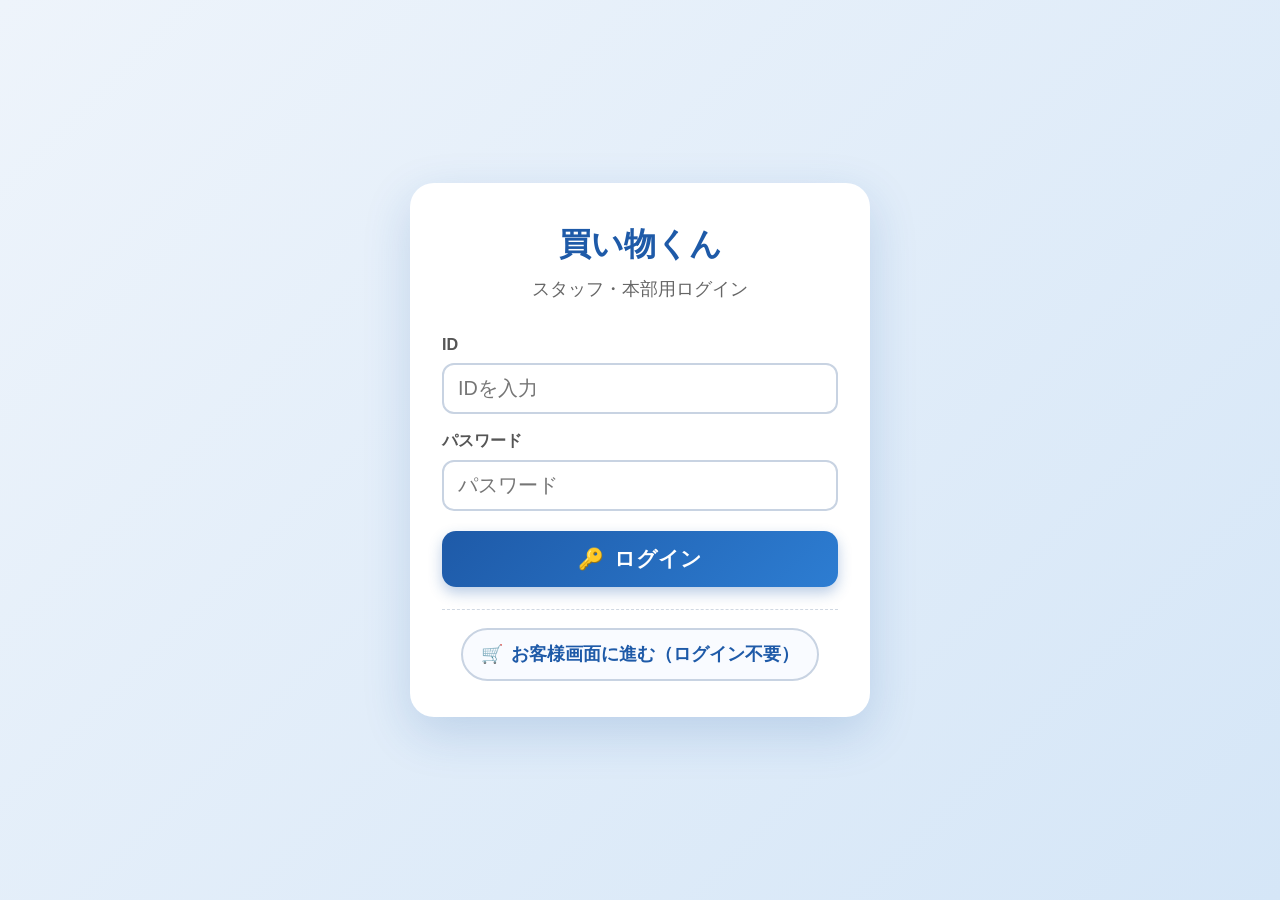
<file: index.html>
<!DOCTYPE html>
<html lang="ja">
<head>
    <meta charset="UTF-8">
    <meta name="viewport" content="width=device-width, initial-scale=1.0">
    <title>買い物くん</title>
    <link rel="stylesheet" href="style.css">
</head>
<body class="menu-body">
    <!-- ウェルカム画面（セッション中、初回のみ表示） -->
    <div class="welcome-screen" id="welcomeScreen">
        <div class="welcome-bg">
            <span class="welcome-bg-shape welcome-bg-shape-1"></span>
            <span class="welcome-bg-shape welcome-bg-shape-2"></span>
            <span class="welcome-bg-shape welcome-bg-shape-3"></span>
        </div>
        <div class="welcome-content">
            <div class="welcome-logo">買い物くん</div>
            <div class="welcome-greeting">
                <span class="welcome-greeting-text">いらっしゃいませ</span>
            </div>
            <div class="welcome-sub">ようこそ、買い物くんへ</div>

            <div class="welcome-illustration">
                <span class="welcome-emoji welcome-emoji-1">🥕</span>
                <span class="welcome-emoji welcome-emoji-2">🍎</span>
                <span class="welcome-emoji welcome-emoji-3">🥬</span>
                <span class="welcome-emoji welcome-emoji-4">🍞</span>
                <span class="welcome-emoji welcome-emoji-5">🐟</span>
            </div>

            <button class="welcome-start-btn" id="welcomeStartBtn">
                <span class="welcome-start-icon">👆</span>
                <span>画面にふれて お買い物を はじめる</span>
            </button>
        </div>
    </div>

    <!-- ヘッダー -->
    <header class="header">
        <div class="header-inner">
            <h1 class="logo">買い物くん</h1>
            <p class="tagline">お買い物の方法を選んでください</p>
        </div>
    </header>

    <!-- メニュー -->
    <main class="menu-main">
        <h2 class="menu-title">お買い物 メニュー</h2>
        <p class="menu-lead">お好きな方法でお買い物ができます</p>

        <div class="menu-grid">
            <a href="single.html" class="menu-card menu-card-single">
                <div class="menu-card-icon">🛒</div>
                <div class="menu-card-title">1つずつ 選ぶ</div>
                <div class="menu-card-desc">
                    動画で商品を見ながら<br>
                    好きなものを 1つずつ選べます
                </div>
                <div class="menu-card-arrow">▶</div>
            </a>

            <a href="sets.html" class="menu-card menu-card-set">
                <div class="menu-card-icon">🍛</div>
                <div class="menu-card-title">お料理の セットから選ぶ</div>
                <div class="menu-card-desc">
                    カレー・ハンバーグなど<br>
                    お料理ごとに まとめて材料が揃います
                </div>
                <div class="menu-card-arrow">▶</div>
            </a>
        </div>
    </main>

    <!-- カートFAB -->
    <button class="cart-fab" id="cartFab">
        <span class="cart-icon">🛒</span>
        <span class="cart-label">買い物かご</span>
        <span class="cart-count" id="cartCount">0</span>
    </button>

    <!-- 買い物かごモーダル -->
    <div class="modal" id="cartModal">
        <div class="modal-content cart-modal-content">
            <button class="modal-close" id="cartModalClose">×</button>
            <h3 class="modal-title">買い物かごの中身</h3>
            <div class="cart-items" id="cartItems"></div>
            <div class="cart-total">
                <span>合計</span>
                <span class="total-price" id="totalPrice">0円</span>
            </div>
            <button class="order-btn" id="orderBtn">この内容で注文する</button>
        </div>
    </div>

    <!-- 最終注文確認モーダル -->
    <div class="modal" id="orderConfirmModal">
        <div class="modal-content order-confirm-content">
            <button class="modal-close" id="orderConfirmClose">×</button>
            <div class="order-confirm-icon">📝</div>
            <h3 class="order-confirm-title">ご注文内容の最終確認</h3>
            <p class="order-confirm-lead">以下の内容でご注文を確定します。<br>よろしいですか？</p>
            <div class="order-confirm-list" id="orderConfirmList"></div>
            <div class="order-confirm-total">
                <span>お支払い合計</span>
                <span class="order-confirm-total-price" id="orderConfirmTotal">0円</span>
            </div>
            <div class="order-confirm-note">
                <span class="order-confirm-note-icon">ℹ</span>
                <span>ご注文後、スタッフが商品をお届けします。</span>
            </div>
            <div class="order-confirm-actions">
                <button class="order-confirm-btn order-confirm-btn-back" id="orderConfirmBack">
                    <span class="panel-btn-icon">←</span>
                    <span>買い物かごに戻る</span>
                </button>
                <button class="order-confirm-btn order-confirm-btn-ok" id="orderConfirmOk">
                    <span class="panel-btn-icon">✓</span>
                    <span>この内容で注文する</span>
                </button>
            </div>
        </div>
    </div>

    <!-- 注文完了モーダル -->
    <div class="modal" id="completeModal">
        <div class="modal-content complete-content">
            <div class="complete-icon">✓</div>
            <h3 class="complete-title">ご注文ありがとうございます</h3>
            <p class="complete-text">
                スタッフが商品をお届けします。<br>
                しばらくお待ちください。
            </p>
            <div class="complete-summary" id="completeSummary"></div>
            <button class="complete-btn" id="completeBtn">とじる</button>
        </div>
    </div>

    <!-- フッター -->
    <footer class="footer">
        <p>お問い合わせ：買い物くん本部</p>
        <p>TEL: 090-5068-4091</p>
        <p class="footer-small">発案者：金子 幸一</p>
    </footer>

    <script src="data.js"></script>
    <script src="auth.js"></script>
    <script src="cart.js"></script>
    <script>
        // お客様画面はメートくんのログインが前提（未ログインはログイン画面へ）
        if (!requireAuth("meito")) { /* リダイレクト中 */ }
        else {
            // ウェルカム画面（同セッション中は初回のみ表示）
            document.addEventListener("DOMContentLoaded", () => {
                injectStaffButton();   // お客様向けバッジは出さず、隅にスタッフボタンのみ
                const welcome = document.getElementById("welcomeScreen");
                const startBtn = document.getElementById("welcomeStartBtn");

                if (sessionStorage.getItem("buyimono_welcomed") === "yes") {
                    welcome.classList.add("hide");
                } else {
                    const dismiss = (e) => {
                        e && e.stopPropagation && e.stopPropagation();
                        sessionStorage.setItem("buyimono_welcomed", "yes");
                        welcome.classList.add("hide");
                    };
                    welcome.addEventListener("click", dismiss);
                    startBtn.addEventListener("click", dismiss);
                }
            });
        }
    </script>
</body>
</html>
</file>
<file: style.css>
/* ========================================
   買い物くん - タブレット向けTV通販風UI
   ======================================== */

* {
    margin: 0;
    padding: 0;
    box-sizing: border-box;
    -webkit-tap-highlight-color: transparent;
}

html {
    font-size: 18px;
}

body {
    font-family: "Hiragino Sans", "Hiragino Kaku Gothic ProN", "Meiryo", "Yu Gothic", sans-serif;
    background: #0a1929;
    color: #222;
    line-height: 1.6;
    overflow-x: hidden;
    min-height: 100vh;
}

/* ========================================
   ウェルカム画面
   ======================================== */
.welcome-screen {
    position: fixed;
    inset: 0;
    z-index: 2000;
    background: linear-gradient(135deg, #1e5aa8 0%, #2d7dd2 50%, #4fa3e0 100%);
    display: flex;
    align-items: center;
    justify-content: center;
    cursor: pointer;
    overflow: hidden;
    transition: opacity 0.6s ease, visibility 0.6s ease;
}

.welcome-screen.hide {
    opacity: 0;
    visibility: hidden;
    pointer-events: none;
}

/* 背景装飾 */
.welcome-bg {
    position: absolute;
    inset: 0;
    overflow: hidden;
    pointer-events: none;
}

.welcome-bg-shape {
    position: absolute;
    border-radius: 50%;
    background: rgba(255,255,255,0.08);
    animation: bgFloat 14s ease-in-out infinite;
}

.welcome-bg-shape-1 {
    width: 400px;
    height: 400px;
    top: -100px;
    left: -80px;
    animation-delay: 0s;
}

.welcome-bg-shape-2 {
    width: 300px;
    height: 300px;
    bottom: -80px;
    right: -60px;
    animation-delay: -5s;
}

.welcome-bg-shape-3 {
    width: 200px;
    height: 200px;
    top: 30%;
    right: 15%;
    animation-delay: -9s;
}

@keyframes bgFloat {
    0%, 100% { transform: translate(0, 0) scale(1); }
    33% { transform: translate(30px, -20px) scale(1.05); }
    66% { transform: translate(-20px, 30px) scale(0.98); }
}

/* 中央コンテンツ */
.welcome-content {
    position: relative;
    z-index: 1;
    text-align: center;
    color: #fff;
    padding: 40px 24px;
    max-width: 800px;
    width: 100%;
    animation: welcomeFadeIn 0.8s ease-out;
}

@keyframes welcomeFadeIn {
    from {
        opacity: 0;
        transform: translateY(20px);
    }
    to {
        opacity: 1;
        transform: translateY(0);
    }
}

.welcome-logo {
    font-size: 2.4rem;
    font-weight: bold;
    opacity: 0.85;
    letter-spacing: 0.08em;
    margin-bottom: 30px;
    text-shadow: 0 4px 14px rgba(0,0,0,0.25);
}

.welcome-greeting {
    margin-bottom: 14px;
    position: relative;
    display: inline-block;
    padding: 0 30px;
}

.welcome-greeting::before,
.welcome-greeting::after {
    content: "";
    position: absolute;
    top: 50%;
    width: 50px;
    height: 4px;
    background: #ffd54f;
    border-radius: 2px;
}

.welcome-greeting::before {
    left: -40px;
}

.welcome-greeting::after {
    right: -40px;
}

.welcome-greeting-text {
    font-size: 5.5rem;
    font-weight: bold;
    color: #ffd54f;
    text-shadow: 0 6px 20px rgba(0,0,0,0.4);
    letter-spacing: 0.05em;
    display: inline-block;
    animation: greetingPulse 2.5s ease-in-out infinite;
}

@keyframes greetingPulse {
    0%, 100% { transform: scale(1); }
    50% { transform: scale(1.03); }
}

.welcome-sub {
    font-size: 1.6rem;
    margin-bottom: 40px;
    opacity: 0.95;
    text-shadow: 0 2px 8px rgba(0,0,0,0.3);
}

/* イラスト */
.welcome-illustration {
    display: flex;
    justify-content: center;
    align-items: center;
    gap: 24px;
    margin-bottom: 50px;
    flex-wrap: wrap;
}

.welcome-emoji {
    font-size: 4.5rem;
    filter: drop-shadow(0 6px 16px rgba(0,0,0,0.3));
    animation: emojiFloat 3s ease-in-out infinite;
}

.welcome-emoji-1 { animation-delay: 0s; }
.welcome-emoji-2 { animation-delay: 0.3s; }
.welcome-emoji-3 { animation-delay: 0.6s; }
.welcome-emoji-4 { animation-delay: 0.9s; }
.welcome-emoji-5 { animation-delay: 1.2s; }

@keyframes emojiFloat {
    0%, 100% { transform: translateY(0) rotate(-3deg); }
    50% { transform: translateY(-20px) rotate(3deg); }
}

/* スタートボタン */
.welcome-start-btn {
    background: linear-gradient(135deg, #ffd54f 0%, #ffca28 100%);
    color: #3a2800;
    border: none;
    border-radius: 60px;
    padding: 22px 40px;
    font-size: 1.5rem;
    font-weight: bold;
    cursor: pointer;
    font-family: inherit;
    display: inline-flex;
    align-items: center;
    gap: 14px;
    box-shadow: 0 10px 30px rgba(0,0,0,0.3);
    animation: startBtnPulse 1.8s ease-in-out infinite;
}

.welcome-start-btn:active {
    transform: scale(0.96);
}

@keyframes startBtnPulse {
    0%, 100% {
        box-shadow: 0 10px 30px rgba(0,0,0,0.3), 0 0 0 0 rgba(255,213,79,0.6);
    }
    50% {
        box-shadow: 0 10px 30px rgba(0,0,0,0.3), 0 0 0 20px rgba(255,213,79,0);
    }
}

.welcome-start-icon {
    font-size: 1.8rem;
    animation: pointerBounce 1.2s ease-in-out infinite;
}

/* レスポンシブ */
@media (max-width: 600px) {
    .welcome-logo {
        font-size: 1.8rem;
        margin-bottom: 20px;
    }
    .welcome-greeting-text {
        font-size: 3.2rem;
    }
    .welcome-greeting::before,
    .welcome-greeting::after {
        width: 30px;
    }
    .welcome-sub {
        font-size: 1.15rem;
        margin-bottom: 28px;
    }
    .welcome-emoji {
        font-size: 3rem;
    }
    .welcome-illustration {
        gap: 14px;
        margin-bottom: 32px;
    }
    .welcome-start-btn {
        font-size: 1.15rem;
        padding: 18px 26px;
    }
}

/* ========================================
   ヘッダー
   ======================================== */
.header {
    background: linear-gradient(135deg, #1e5aa8 0%, #2d7dd2 100%);
    color: #fff;
    padding: 16px;
    box-shadow: 0 2px 8px rgba(0,0,0,0.3);
}

.header-inner {
    max-width: 1400px;
    margin: 0 auto;
    text-align: center;
}

/* 戻るボタン付きヘッダー */
.header-with-back {
    display: flex;
    align-items: center;
    justify-content: space-between;
    gap: 16px;
}

.header-back {
    color: #fff;
    text-decoration: none;
    background: rgba(255,255,255,0.18);
    padding: 10px 18px;
    border-radius: 50px;
    font-size: 1.05rem;
    font-weight: bold;
    white-space: nowrap;
    border: 2px solid rgba(255,255,255,0.35);
    transition: all 0.15s;
    flex-shrink: 0;
}

.header-back:active {
    background: rgba(255,255,255,0.3);
    transform: scale(0.96);
}

.header-back-spacer {
    width: 128px;
    flex-shrink: 0;
}

@media (max-width: 600px) {
    .header-back {
        font-size: 0.9rem;
        padding: 8px 12px;
    }
    .header-back-spacer {
        width: 70px;
    }
}

.logo {
    font-size: 2.2rem;
    font-weight: bold;
    letter-spacing: 0.05em;
}

.tagline {
    font-size: 1.15rem;
    margin-top: 2px;
    opacity: 0.95;
}

/* ========================================
   ショーケース（メインエリア）
   ======================================== */
.showcase {
    max-width: 1400px;
    margin: 0 auto;
    padding: 24px 16px 40px;
}

.showcase-inner {
    display: flex;
    flex-direction: column;
    gap: 20px;
}

/* 操作ガイド */
.guide-banner {
    background: linear-gradient(90deg, #ffc107 0%, #ffb300 100%);
    color: #222;
    padding: 14px 20px;
    border-radius: 50px;
    font-size: 1.3rem;
    font-weight: bold;
    text-align: center;
    box-shadow: 0 4px 12px rgba(255,193,7,0.35);
    display: flex;
    align-items: center;
    justify-content: center;
    gap: 12px;
    animation: guidePulse 2.5s ease-in-out infinite;
}

@keyframes guidePulse {
    0%, 100% { transform: scale(1); }
    50% { transform: scale(1.02); }
}

.guide-icon {
    font-size: 1.8rem;
    animation: pointerBounce 1.2s ease-in-out infinite;
}

@keyframes pointerBounce {
    0%, 100% { transform: translateY(0); }
    50% { transform: translateY(-6px); }
}

/* ========================================
   動画ステージ
   ======================================== */
.video-stage {
    position: relative;
    width: 100%;
    aspect-ratio: 16/9;
    background: #000;
    border-radius: 20px;
    overflow: hidden;
    box-shadow: 0 12px 40px rgba(0,0,0,0.5);
    cursor: pointer;
    user-select: none;
}

.video-stage.tapped {
    cursor: default;
}

.video-placeholder {
    position: absolute;
    inset: 0;
    background: linear-gradient(135deg, #1e5aa8 0%, #2d7dd2 50%, #4fa3e0 100%);
    display: flex;
    flex-direction: column;
    align-items: center;
    justify-content: center;
    color: #fff;
    z-index: 1;
    transition: opacity 0.5s;
}

.video-placeholder.hidden {
    opacity: 0;
    pointer-events: none;
}

.placeholder-emoji {
    font-size: 10rem;
    animation: floatEmoji 3s ease-in-out infinite;
    filter: drop-shadow(0 10px 20px rgba(0,0,0,0.3));
}

@keyframes floatEmoji {
    0%, 100% { transform: translateY(0) rotate(-2deg); }
    50% { transform: translateY(-15px) rotate(2deg); }
}

.placeholder-name {
    font-size: 2.5rem;
    font-weight: bold;
    margin-top: 20px;
    text-shadow: 0 4px 12px rgba(0,0,0,0.3);
}

.stage-video {
    position: absolute;
    inset: 0;
    width: 100%;
    height: 100%;
    object-fit: cover;
    z-index: 2;
}

.stage-video:not([src]), .stage-video[src=""] {
    display: none;
}

/* 商品情報オーバーレイ */
.product-overlay {
    position: absolute;
    bottom: 0;
    left: 0;
    right: 0;
    background: linear-gradient(180deg, transparent 0%, rgba(0,0,0,0.85) 100%);
    padding: 40px 24px 24px;
    color: #fff;
    z-index: 3;
    pointer-events: none;
}

.product-overlay-name {
    font-size: 2.2rem;
    font-weight: bold;
    text-shadow: 0 2px 8px rgba(0,0,0,0.6);
    margin-bottom: 6px;
}

.product-overlay-price {
    font-size: 1.8rem;
    font-weight: bold;
    color: #ffd54f;
    text-shadow: 0 2px 8px rgba(0,0,0,0.6);
}

/* タップ促進ヒント */
.tap-hint {
    position: absolute;
    top: 50%;
    right: 6%;
    transform: translateY(-50%);
    color: #fff;
    z-index: 3;
    text-align: center;
    pointer-events: none;
    animation: hintFade 3s ease-in-out infinite;
}

.video-stage.tapped .tap-hint {
    display: none;
}

@keyframes hintFade {
    0%, 100% { opacity: 0.5; }
    50% { opacity: 1; }
}

.tap-circle {
    width: 100px;
    height: 100px;
    border: 5px solid #fff;
    border-radius: 50%;
    margin: 0 auto 12px;
    position: relative;
    box-shadow: 0 0 30px rgba(255,255,255,0.6);
}

.tap-circle::before, .tap-circle::after {
    content: "";
    position: absolute;
    inset: -5px;
    border: 5px solid rgba(255,255,255,0.7);
    border-radius: 50%;
    animation: ripple 2s ease-out infinite;
}

.tap-circle::after {
    animation-delay: 1s;
}

@keyframes ripple {
    0% { transform: scale(1); opacity: 1; }
    100% { transform: scale(1.8); opacity: 0; }
}

.tap-text {
    font-size: 1.3rem;
    font-weight: bold;
    text-shadow: 0 2px 8px rgba(0,0,0,0.8);
    background: rgba(217,72,15,0.9);
    padding: 8px 16px;
    border-radius: 50px;
    display: inline-block;
}

/* ========================================
   購入パネル（タップ後）
   ======================================== */
.purchase-panel {
    position: absolute;
    inset: 0;
    background: rgba(0,0,0,0.85);
    backdrop-filter: blur(8px);
    -webkit-backdrop-filter: blur(8px);
    z-index: 10;
    display: none;
    flex-direction: column;
    justify-content: center;
    padding: 24px;
    color: #fff;
}

.purchase-panel.show {
    display: flex;
    animation: panelSlideUp 0.35s cubic-bezier(0.16, 1, 0.3, 1);
}

@keyframes panelSlideUp {
    from {
        opacity: 0;
        transform: translateY(30px);
    }
    to {
        opacity: 1;
        transform: translateY(0);
    }
}

.panel-close {
    position: absolute;
    top: 16px;
    right: 16px;
    width: 48px;
    height: 48px;
    border-radius: 50%;
    border: none;
    background: rgba(255,255,255,0.2);
    color: #fff;
    font-size: 1.8rem;
    cursor: pointer;
    display: flex;
    align-items: center;
    justify-content: center;
}

.panel-close:hover {
    background: rgba(255,255,255,0.3);
}

.panel-product {
    display: flex;
    align-items: center;
    gap: 20px;
    margin-bottom: 24px;
}

.panel-emoji {
    font-size: 6rem;
    flex-shrink: 0;
    filter: drop-shadow(0 6px 16px rgba(0,0,0,0.5));
}

.panel-info {
    flex: 1;
    min-width: 0;
}

.panel-name {
    font-size: 2rem;
    font-weight: bold;
    margin-bottom: 6px;
}

.panel-desc {
    font-size: 1.05rem;
    opacity: 0.9;
    margin-bottom: 10px;
    line-height: 1.5;
}

.panel-price {
    font-size: 2.2rem;
    font-weight: bold;
    color: #ffd54f;
}

/* 数量選択（ラジオボタン式） */
.panel-qty-section {
    margin-bottom: 24px;
    text-align: center;
}

.panel-qty-label {
    font-size: 1.4rem;
    font-weight: bold;
    margin-bottom: 14px;
}

.panel-qty-options {
    display: flex;
    flex-wrap: wrap;
    gap: 10px;
    justify-content: center;
    max-width: 720px;
    margin: 0 auto;
}

.qty-option {
    width: 68px;
    height: 68px;
    border-radius: 50%;
    border: 3px solid #fff;
    background: rgba(255,255,255,0.15);
    color: #fff;
    font-size: 1.6rem;
    font-weight: bold;
    cursor: pointer;
    font-family: inherit;
    display: flex;
    align-items: center;
    justify-content: center;
    transition: all 0.15s;
    flex-shrink: 0;
}

.qty-option:active {
    transform: scale(0.92);
}

.qty-option.selected {
    background: #ffd54f;
    color: #222;
    border-color: #ffd54f;
    box-shadow: 0 6px 16px rgba(255,213,79,0.5);
    transform: scale(1.08);
}

.qty-option.qty-more {
    width: auto;
    padding: 0 22px;
    border-radius: 50px;
    background: #d9480f;
    border-color: #d9480f;
    color: #fff;
    font-size: 1.15rem;
    white-space: nowrap;
    box-shadow: 0 4px 12px rgba(217,72,15,0.45);
}

.qty-option.qty-more:active {
    background: #b73a0a;
    transform: scale(0.95);
}

/* ボタン */
.panel-actions {
    display: flex;
    gap: 12px;
    max-width: 700px;
    margin: 0 auto;
    width: 100%;
}

.panel-btn {
    flex: 1;
    padding: 18px 20px;
    border: none;
    border-radius: 50px;
    font-size: 1.25rem;
    font-weight: bold;
    cursor: pointer;
    font-family: inherit;
    display: flex;
    align-items: center;
    justify-content: center;
    gap: 10px;
    transition: transform 0.1s;
}

.panel-btn:active {
    transform: scale(0.97);
}

.panel-btn-cancel {
    background: #fff;
    color: #555;
    box-shadow: 0 4px 12px rgba(0,0,0,0.3);
}

.panel-btn-add {
    background: linear-gradient(135deg, #d9480f 0%, #e8590c 100%);
    color: #fff;
    box-shadow: 0 6px 20px rgba(217,72,15,0.5);
    font-size: 1.35rem;
    flex: 1.3;
}

.panel-btn-icon {
    font-size: 1.4rem;
}

/* ========================================
   購入確認ダイアログ
   ======================================== */
.confirm-dialog {
    position: absolute;
    inset: 0;
    background: rgba(0,0,0,0.88);
    backdrop-filter: blur(10px);
    -webkit-backdrop-filter: blur(10px);
    z-index: 15;
    display: none;
    align-items: center;
    justify-content: center;
    padding: 20px;
}

.confirm-dialog.show {
    display: flex;
    animation: confirmFade 0.25s ease-out;
}

@keyframes confirmFade {
    from { opacity: 0; }
    to { opacity: 1; }
}

.confirm-inner {
    background: #fff;
    border-radius: 24px;
    padding: 32px 28px;
    max-width: 560px;
    width: 100%;
    box-shadow: 0 20px 60px rgba(0,0,0,0.5);
    animation: confirmPop 0.3s cubic-bezier(0.16, 1, 0.3, 1);
}

@keyframes confirmPop {
    from {
        transform: scale(0.85);
        opacity: 0;
    }
    to {
        transform: scale(1);
        opacity: 1;
    }
}

.confirm-icon {
    font-size: 3rem;
    text-align: center;
    margin-bottom: 12px;
}

.confirm-title {
    font-size: 1.5rem;
    font-weight: bold;
    text-align: center;
    color: #1e5aa8;
    margin-bottom: 20px;
    line-height: 1.4;
}

.confirm-product {
    display: flex;
    align-items: center;
    gap: 18px;
    background: #f5f7fa;
    border-radius: 16px;
    padding: 18px;
    margin-bottom: 24px;
}

.confirm-emoji {
    font-size: 4rem;
    flex-shrink: 0;
    filter: drop-shadow(0 4px 10px rgba(0,0,0,0.15));
}

.confirm-details {
    flex: 1;
    min-width: 0;
    color: #222;
}

.confirm-name {
    font-size: 1.4rem;
    font-weight: bold;
    margin-bottom: 8px;
}

.confirm-qty-line {
    font-size: 1.15rem;
    margin-bottom: 8px;
    display: flex;
    align-items: baseline;
    gap: 6px;
    color: #444;
}

.confirm-qty {
    font-size: 1.5rem;
    font-weight: bold;
    color: #1e5aa8;
}

.confirm-multiply {
    color: #888;
}

.confirm-total {
    display: flex;
    justify-content: space-between;
    align-items: baseline;
    padding-top: 8px;
    border-top: 1px dashed #ccc;
    font-size: 1.1rem;
    font-weight: bold;
}

.confirm-total-price {
    font-size: 1.8rem;
    color: #d9480f;
}

.confirm-actions {
    display: flex;
    gap: 12px;
}

.confirm-btn {
    flex: 1;
    padding: 18px 16px;
    border: none;
    border-radius: 50px;
    font-size: 1.2rem;
    font-weight: bold;
    cursor: pointer;
    font-family: inherit;
    display: flex;
    align-items: center;
    justify-content: center;
    gap: 8px;
    transition: transform 0.1s;
}

.confirm-btn:active {
    transform: scale(0.96);
}

.confirm-btn-no {
    background: #e9ecef;
    color: #555;
}

.confirm-btn-yes {
    background: linear-gradient(135deg, #37b24d 0%, #40c057 100%);
    color: #fff;
    box-shadow: 0 6px 18px rgba(55,178,77,0.45);
    flex: 1.3;
}

/* ========================================
   カート追加トースト
   ======================================== */
.added-toast {
    position: absolute;
    top: 50%;
    left: 50%;
    transform: translate(-50%, -50%) scale(0.8);
    background: #37b24d;
    color: #fff;
    padding: 24px 40px;
    border-radius: 60px;
    font-size: 1.6rem;
    font-weight: bold;
    z-index: 20;
    display: flex;
    align-items: center;
    gap: 14px;
    opacity: 0;
    pointer-events: none;
    transition: all 0.3s cubic-bezier(0.16, 1, 0.3, 1);
    box-shadow: 0 12px 40px rgba(55,178,77,0.5);
}

.added-toast.show {
    opacity: 1;
    transform: translate(-50%, -50%) scale(1);
}

.toast-check {
    width: 36px;
    height: 36px;
    background: #fff;
    color: #37b24d;
    border-radius: 50%;
    display: flex;
    align-items: center;
    justify-content: center;
    font-size: 1.4rem;
    font-weight: bold;
}

/* ========================================
   動画コントロール
   ======================================== */
.video-controls {
    display: flex;
    gap: 14px;
    justify-content: center;
}

.ctrl-btn {
    flex: 1;
    max-width: 200px;
    padding: 16px 20px;
    background: #fff;
    border: 3px solid #2d7dd2;
    border-radius: 50px;
    color: #1e5aa8;
    font-size: 1.1rem;
    font-weight: bold;
    cursor: pointer;
    font-family: inherit;
    display: flex;
    align-items: center;
    justify-content: center;
    gap: 10px;
    transition: all 0.15s;
}

.ctrl-btn:active {
    transform: scale(0.95);
}

.ctrl-btn-play {
    background: #1e5aa8;
    color: #fff;
    border-color: #1e5aa8;
}

.ctrl-icon {
    font-size: 1.4rem;
}

/* ========================================
   カテゴリボタン
   ======================================== */
.category-section {
    background: #fff;
    padding: 16px;
    border-radius: 16px;
    box-shadow: 0 4px 12px rgba(0,0,0,0.3);
}

.category-buttons {
    display: flex;
    flex-wrap: wrap;
    gap: 10px;
    justify-content: center;
}

.category-btn {
    font-family: inherit;
    font-size: 1.1rem;
    padding: 12px 24px;
    border: 3px solid #2d7dd2;
    background: #fff;
    color: #1e5aa8;
    border-radius: 50px;
    cursor: pointer;
    font-weight: bold;
    transition: all 0.15s;
}

.category-btn:active {
    transform: scale(0.95);
}

.category-btn.active {
    background: #1e5aa8;
    color: #fff;
}

/* ========================================
   進行インジケータ
   ======================================== */
.progress-dots {
    display: flex;
    gap: 6px;
    justify-content: center;
    flex-wrap: wrap;
    padding: 0 16px;
}

.progress-dot {
    width: 10px;
    height: 10px;
    border-radius: 50%;
    background: rgba(255,255,255,0.3);
    transition: all 0.2s;
    cursor: pointer;
}

.progress-dot.active {
    background: #ffd54f;
    transform: scale(1.5);
}

/* ========================================
   カートボタン（固定）
   ======================================== */
.cart-fab {
    position: fixed;
    bottom: 24px;
    right: 24px;
    background: linear-gradient(135deg, #d9480f 0%, #e8590c 100%);
    color: #fff;
    border: none;
    border-radius: 60px;
    padding: 18px 28px;
    font-size: 1.2rem;
    font-weight: bold;
    cursor: pointer;
    font-family: inherit;
    display: flex;
    align-items: center;
    gap: 12px;
    box-shadow: 0 8px 24px rgba(217,72,15,0.5);
    z-index: 500;
    transition: transform 0.2s;
}

.cart-fab:active {
    transform: scale(0.95);
}

.cart-icon {
    font-size: 1.6rem;
}

.cart-count {
    background: #fff;
    color: #d9480f;
    border-radius: 50%;
    min-width: 32px;
    height: 32px;
    padding: 0 8px;
    display: flex;
    align-items: center;
    justify-content: center;
    font-size: 1.1rem;
    font-weight: bold;
}

/* ========================================
   モーダル（カート・完了）
   ======================================== */
.modal {
    display: none;
    position: fixed;
    top: 0;
    left: 0;
    width: 100%;
    height: 100%;
    background: rgba(0,0,0,0.75);
    z-index: 1000;
    align-items: center;
    justify-content: center;
    padding: 16px;
}

.modal.show {
    display: flex;
}

.modal-content {
    background: #fff;
    border-radius: 20px;
    max-width: 600px;
    width: 100%;
    max-height: 90vh;
    overflow-y: auto;
    padding: 28px;
    position: relative;
}

.modal-close {
    position: absolute;
    top: 14px;
    right: 14px;
    width: 48px;
    height: 48px;
    border-radius: 50%;
    border: none;
    background: #eee;
    font-size: 1.6rem;
    cursor: pointer;
    font-weight: bold;
    color: #333;
    display: flex;
    align-items: center;
    justify-content: center;
}

.modal-close:active {
    background: #ddd;
}

.modal-title {
    font-size: 1.7rem;
    margin-bottom: 20px;
    padding-right: 48px;
    color: #1e5aa8;
}

/* カート中身 */
.cart-items {
    margin-bottom: 20px;
    max-height: 50vh;
    overflow-y: auto;
}

.cart-item {
    display: flex;
    align-items: center;
    gap: 12px;
    padding: 14px 0;
    border-bottom: 1px solid #eee;
}

.cart-item-emoji {
    font-size: 2.8rem;
    width: 64px;
    text-align: center;
}

.cart-item-info {
    flex: 1;
    min-width: 0;
}

.cart-item-name {
    font-size: 1.2rem;
    font-weight: bold;
    margin-bottom: 4px;
}

.cart-item-price {
    font-size: 1rem;
    color: #666;
}

.cart-item-qty {
    display: flex;
    align-items: center;
    gap: 4px;
}

.cart-qty-btn {
    width: 40px;
    height: 40px;
    border: 2px solid #2d7dd2;
    background: #fff;
    color: #1e5aa8;
    border-radius: 50%;
    font-size: 1.3rem;
    font-weight: bold;
    cursor: pointer;
}

.cart-qty-val {
    min-width: 34px;
    text-align: center;
    font-weight: bold;
    font-size: 1.15rem;
}

.cart-remove-btn {
    background: none;
    border: none;
    color: #c92a2a;
    font-size: 0.9rem;
    cursor: pointer;
    padding: 4px 8px;
    font-family: inherit;
}

.cart-empty {
    text-align: center;
    padding: 40px 20px;
    color: #888;
    font-size: 1.1rem;
}

.cart-total {
    display: flex;
    justify-content: space-between;
    align-items: center;
    padding: 18px 0;
    border-top: 2px solid #1e5aa8;
    font-size: 1.3rem;
    font-weight: bold;
    margin-bottom: 16px;
}

.total-price {
    color: #d9480f;
    font-size: 1.9rem;
}

.order-btn {
    width: 100%;
    padding: 20px;
    background: #1e5aa8;
    color: #fff;
    border: none;
    border-radius: 50px;
    font-size: 1.35rem;
    font-weight: bold;
    cursor: pointer;
    font-family: inherit;
}

.order-btn:active {
    background: #164280;
}

.order-btn:disabled {
    background: #ccc;
    cursor: not-allowed;
}

/* ========================================
   最終注文確認モーダル
   ======================================== */
.order-confirm-content {
    max-width: 620px;
    text-align: center;
    padding: 32px 28px;
}

.order-confirm-icon {
    font-size: 3rem;
    margin-bottom: 8px;
}

.order-confirm-title {
    font-size: 1.7rem;
    color: #1e5aa8;
    font-weight: bold;
    margin-bottom: 10px;
}

.order-confirm-lead {
    font-size: 1.15rem;
    color: #444;
    margin-bottom: 22px;
    line-height: 1.6;
}

.order-confirm-list {
    background: #f5f7fa;
    border-radius: 14px;
    padding: 16px;
    margin-bottom: 20px;
    text-align: left;
    max-height: 40vh;
    overflow-y: auto;
}

.order-confirm-item {
    display: flex;
    align-items: center;
    gap: 14px;
    padding: 12px 0;
    border-bottom: 1px dashed #d0d7de;
}

.order-confirm-item:last-child {
    border-bottom: none;
}

.order-confirm-item-emoji {
    font-size: 2.4rem;
    width: 56px;
    text-align: center;
    flex-shrink: 0;
}

.order-confirm-item-info {
    flex: 1;
    min-width: 0;
}

.order-confirm-item-name {
    font-size: 1.15rem;
    font-weight: bold;
    margin-bottom: 2px;
    color: #222;
}

.order-confirm-item-sub {
    font-size: 0.95rem;
    color: #666;
}

.order-confirm-item-price {
    font-size: 1.2rem;
    font-weight: bold;
    color: #d9480f;
    text-align: right;
    white-space: nowrap;
}

.order-confirm-total {
    display: flex;
    justify-content: space-between;
    align-items: center;
    padding: 16px 20px;
    background: linear-gradient(135deg, #1e5aa8 0%, #2d7dd2 100%);
    color: #fff;
    border-radius: 14px;
    font-size: 1.3rem;
    font-weight: bold;
    margin-bottom: 16px;
}

.order-confirm-total-price {
    font-size: 2.2rem;
    color: #ffd54f;
}

.order-confirm-note {
    background: #fff8e1;
    border: 2px solid #ffc107;
    border-radius: 12px;
    padding: 12px 16px;
    font-size: 1rem;
    color: #5c4a00;
    margin-bottom: 22px;
    display: flex;
    align-items: center;
    gap: 10px;
    text-align: left;
}

.order-confirm-note-icon {
    font-size: 1.3rem;
    font-weight: bold;
    width: 28px;
    height: 28px;
    background: #ffc107;
    color: #fff;
    border-radius: 50%;
    display: flex;
    align-items: center;
    justify-content: center;
    flex-shrink: 0;
}

.order-confirm-actions {
    display: flex;
    gap: 12px;
}

.order-confirm-btn {
    flex: 1;
    padding: 18px 16px;
    border: none;
    border-radius: 50px;
    font-size: 1.2rem;
    font-weight: bold;
    cursor: pointer;
    font-family: inherit;
    display: flex;
    align-items: center;
    justify-content: center;
    gap: 8px;
    transition: transform 0.1s;
}

.order-confirm-btn:active {
    transform: scale(0.96);
}

.order-confirm-btn-back {
    background: #e9ecef;
    color: #555;
}

.order-confirm-btn-ok {
    background: linear-gradient(135deg, #d9480f 0%, #e8590c 100%);
    color: #fff;
    box-shadow: 0 6px 18px rgba(217,72,15,0.45);
    flex: 1.4;
    font-size: 1.3rem;
}

/* ========================================
   注文完了
   ======================================== */
.complete-content {
    text-align: center;
    max-width: 480px;
}

.complete-icon {
    width: 90px;
    height: 90px;
    background: #37b24d;
    color: #fff;
    border-radius: 50%;
    font-size: 3.5rem;
    display: flex;
    align-items: center;
    justify-content: center;
    margin: 20px auto;
    font-weight: bold;
}

.complete-title {
    font-size: 1.6rem;
    color: #1e5aa8;
    margin-bottom: 12px;
}

.complete-text {
    font-size: 1.15rem;
    color: #444;
    margin-bottom: 20px;
    line-height: 1.7;
}

.complete-summary {
    background: #f5f7fa;
    border-radius: 12px;
    padding: 16px;
    margin-bottom: 20px;
    text-align: left;
    font-size: 1rem;
    max-height: 200px;
    overflow-y: auto;
}

.complete-summary-item {
    padding: 6px 0;
    border-bottom: 1px dashed #ddd;
    display: flex;
    justify-content: space-between;
}

.complete-summary-item:last-child {
    border-bottom: none;
}

.complete-btn {
    padding: 14px 40px;
    background: #1e5aa8;
    color: #fff;
    border: none;
    border-radius: 50px;
    font-size: 1.2rem;
    font-weight: bold;
    cursor: pointer;
    font-family: inherit;
}

/* ========================================
   フッター
   ======================================== */
.footer {
    background: #000;
    color: #fff;
    padding: 24px 16px;
    text-align: center;
}

.footer p {
    font-size: 0.95rem;
    margin-bottom: 2px;
}

.footer-small {
    font-size: 0.8rem;
    opacity: 0.6;
    margin-top: 6px;
}

/* ========================================
   レスポンシブ
   ======================================== */

/* タブレット縦向き */
@media (max-width: 900px) {
    html {
        font-size: 17px;
    }

    .product-overlay-name {
        font-size: 1.8rem;
    }

    .product-overlay-price {
        font-size: 1.5rem;
    }

    .panel-emoji {
        font-size: 4.5rem;
    }

    .panel-name {
        font-size: 1.6rem;
    }

    .panel-price {
        font-size: 1.8rem;
    }

    .placeholder-emoji {
        font-size: 7rem;
    }

    .placeholder-name {
        font-size: 1.8rem;
    }

    .tap-circle {
        width: 70px;
        height: 70px;
    }
}

/* スマホ */
@media (max-width: 600px) {
    html {
        font-size: 15px;
    }

    .logo {
        font-size: 1.7rem;
    }

    .guide-banner {
        font-size: 1.05rem;
        padding: 10px 14px;
    }

    .panel-product {
        flex-direction: column;
        text-align: center;
        gap: 10px;
    }

    .panel-actions {
        flex-direction: column;
    }

    .ctrl-btn {
        padding: 12px 14px;
        font-size: 0.95rem;
    }

    .ctrl-label {
        display: none;
    }

    .ctrl-btn-play .ctrl-label {
        display: inline;
    }

    .cart-fab {
        bottom: 16px;
        right: 16px;
        padding: 14px 20px;
        font-size: 1rem;
    }

    .category-btn {
        font-size: 0.95rem;
        padding: 10px 16px;
    }
}

/* ============================================================
   ページ別 背景
   ============================================================ */
body.menu-body,
body.sets-body {
    background: linear-gradient(180deg, #eef4fb 0%, #ffffff 100%);
    color: #222;
}

/* ============================================================
   メニューページ
   ============================================================ */
.menu-main {
    max-width: 1100px;
    margin: 40px auto 60px;
    padding: 0 20px;
}

.menu-title {
    font-size: 2.2rem;
    text-align: center;
    color: #1e5aa8;
    font-weight: bold;
    margin-bottom: 8px;
}

.menu-lead {
    text-align: center;
    font-size: 1.2rem;
    color: #555;
    margin-bottom: 40px;
}

.menu-grid {
    display: grid;
    grid-template-columns: repeat(auto-fit, minmax(360px, 1fr));
    gap: 24px;
}

.menu-card {
    background: #fff;
    border-radius: 24px;
    padding: 40px 28px;
    text-decoration: none;
    color: #222;
    box-shadow: 0 10px 30px rgba(30,90,168,0.15);
    border: 4px solid transparent;
    display: flex;
    flex-direction: column;
    align-items: center;
    text-align: center;
    cursor: pointer;
    transition: all 0.2s;
    position: relative;
    overflow: hidden;
}

.menu-card::before {
    content: "";
    position: absolute;
    top: 0;
    left: 0;
    right: 0;
    height: 8px;
}

.menu-card-single::before {
    background: linear-gradient(90deg, #2d7dd2, #4fa3e0);
}

.menu-card-set::before {
    background: linear-gradient(90deg, #d9480f, #ff922b);
}

.menu-card:active {
    transform: scale(0.98);
    box-shadow: 0 6px 18px rgba(30,90,168,0.25);
}

.menu-card:hover {
    border-color: #ffd54f;
    transform: translateY(-4px);
}

.menu-card-icon {
    font-size: 6rem;
    margin-bottom: 16px;
    filter: drop-shadow(0 6px 16px rgba(0,0,0,0.1));
}

.menu-card-title {
    font-size: 2rem;
    font-weight: bold;
    color: #1e5aa8;
    margin-bottom: 14px;
    line-height: 1.3;
}

.menu-card-set .menu-card-title {
    color: #d9480f;
}

.menu-card-desc {
    font-size: 1.15rem;
    color: #555;
    line-height: 1.7;
    margin-bottom: 20px;
}

.menu-card-arrow {
    background: #1e5aa8;
    color: #fff;
    width: 52px;
    height: 52px;
    border-radius: 50%;
    display: flex;
    align-items: center;
    justify-content: center;
    font-size: 1.4rem;
    box-shadow: 0 4px 12px rgba(30,90,168,0.4);
}

.menu-card-set .menu-card-arrow {
    background: #d9480f;
    box-shadow: 0 4px 12px rgba(217,72,15,0.4);
}

@media (max-width: 600px) {
    .menu-title { font-size: 1.6rem; }
    .menu-lead { font-size: 1rem; margin-bottom: 24px; }
    .menu-card { padding: 28px 20px; }
    .menu-card-icon { font-size: 4.5rem; }
    .menu-card-title { font-size: 1.5rem; }
    .menu-card-desc { font-size: 1rem; }
}

/* ============================================================
   セットページ
   ============================================================ */
.sets-main {
    max-width: 1200px;
    margin: 30px auto 60px;
    padding: 0 20px;
}

.sets-title {
    font-size: 2rem;
    text-align: center;
    color: #1e5aa8;
    font-weight: bold;
    margin-bottom: 8px;
}

.sets-lead {
    text-align: center;
    font-size: 1.1rem;
    color: #555;
    margin-bottom: 32px;
    line-height: 1.7;
}

.sets-grid {
    display: grid;
    grid-template-columns: repeat(auto-fill, minmax(280px, 1fr));
    gap: 20px;
}

.set-card {
    background: #fff;
    border-radius: 20px;
    padding: 22px;
    box-shadow: 0 6px 20px rgba(30,90,168,0.12);
    cursor: pointer;
    transition: all 0.2s;
    border: 3px solid transparent;
    display: flex;
    flex-direction: column;
}

.set-card:active {
    transform: scale(0.97);
}

.set-card:hover {
    border-color: #ffd54f;
    transform: translateY(-4px);
    box-shadow: 0 12px 28px rgba(30,90,168,0.2);
}

.set-card-top {
    display: flex;
    align-items: flex-start;
    justify-content: space-between;
    margin-bottom: 10px;
}

.set-card-emoji {
    font-size: 4.5rem;
    line-height: 1;
    filter: drop-shadow(0 4px 10px rgba(0,0,0,0.1));
}

.set-card-servings-badge {
    background: #1e5aa8;
    color: #fff;
    padding: 4px 12px;
    border-radius: 50px;
    font-size: 0.9rem;
    font-weight: bold;
    white-space: nowrap;
}

.set-card-name {
    font-size: 1.6rem;
    font-weight: bold;
    color: #1e5aa8;
    margin-bottom: 8px;
}

.set-card-desc {
    font-size: 1rem;
    color: #555;
    line-height: 1.6;
    margin-bottom: 14px;
    flex: 1;
}

.set-card-footer {
    display: flex;
    justify-content: space-between;
    align-items: baseline;
    padding-top: 12px;
    border-top: 1px dashed #d0d7de;
    margin-bottom: 12px;
}

.set-card-items {
    font-size: 0.95rem;
    color: #666;
    font-weight: bold;
}

.set-card-price {
    font-size: 1.35rem;
    font-weight: bold;
    color: #d9480f;
}

.set-card-tap {
    text-align: center;
    background: linear-gradient(135deg, #ffd54f 0%, #ffca28 100%);
    color: #3a2800;
    padding: 10px;
    border-radius: 50px;
    font-weight: bold;
    font-size: 1rem;
}

@media (max-width: 600px) {
    .sets-title { font-size: 1.5rem; }
    .sets-lead { font-size: 0.95rem; }
    .set-card-emoji { font-size: 3.5rem; }
    .set-card-name { font-size: 1.3rem; }
}

/* ============================================================
   セット詳細モーダル
   ============================================================ */
.set-detail-content {
    max-width: 720px;
    padding: 28px;
}

.set-detail-header {
    display: flex;
    align-items: center;
    gap: 18px;
    margin-bottom: 12px;
    padding-right: 48px;
}

.set-detail-emoji {
    font-size: 4.5rem;
    flex-shrink: 0;
    filter: drop-shadow(0 4px 10px rgba(0,0,0,0.15));
}

.set-detail-heading {
    flex: 1;
    min-width: 0;
}

.set-detail-title {
    font-size: 1.8rem;
    font-weight: bold;
    color: #1e5aa8;
    margin-bottom: 4px;
}

.set-detail-meta {
    display: flex;
    gap: 8px;
    align-items: center;
}

.set-detail-servings {
    background: #1e5aa8;
    color: #fff;
    padding: 4px 12px;
    border-radius: 50px;
    font-size: 0.95rem;
    font-weight: bold;
}

.set-detail-desc {
    font-size: 1.05rem;
    color: #555;
    line-height: 1.6;
    margin-bottom: 18px;
    padding: 12px 14px;
    background: #f5f7fa;
    border-radius: 12px;
}

.set-ingredients-head {
    display: flex;
    justify-content: space-between;
    align-items: baseline;
    margin-bottom: 10px;
    font-size: 1.2rem;
    font-weight: bold;
    color: #1e5aa8;
    border-bottom: 2px solid #1e5aa8;
    padding-bottom: 6px;
}

.set-ingredients-hint {
    font-size: 0.85rem;
    font-weight: normal;
    color: #888;
}

.set-ingredients {
    margin-bottom: 14px;
    max-height: 40vh;
    overflow-y: auto;
}

.set-ingredient {
    display: grid;
    grid-template-columns: auto 1fr auto auto;
    gap: 12px;
    align-items: center;
    padding: 12px 4px;
    border-bottom: 1px solid #eee;
}

.set-ingredient-emoji {
    font-size: 2.4rem;
    width: 52px;
    text-align: center;
}

.set-ingredient-info {
    min-width: 0;
}

.set-ingredient-name {
    font-size: 1.15rem;
    font-weight: bold;
    color: #222;
    margin-bottom: 2px;
}

.set-ingredient-price {
    font-size: 0.9rem;
    color: #666;
}

.set-ingredient-controls {
    display: flex;
    flex-direction: column;
    align-items: center;
    gap: 6px;
}

.set-ingredient-qty {
    display: flex;
    align-items: center;
    background: #fff;
    border: 2px solid #2d7dd2;
    border-radius: 50px;
    overflow: hidden;
}

.ing-qty-btn {
    width: 34px;
    height: 34px;
    border: none;
    background: #fff;
    color: #1e5aa8;
    font-size: 1.2rem;
    font-weight: bold;
    cursor: pointer;
}

.ing-qty-btn:active {
    background: #e7f0fa;
}

.ing-qty-val {
    min-width: 30px;
    text-align: center;
    font-size: 1.1rem;
    font-weight: bold;
}

.set-ingredient-subtotal {
    font-size: 0.85rem;
    color: #d9480f;
    font-weight: bold;
}

.ing-remove-btn {
    width: 36px;
    height: 36px;
    border-radius: 50%;
    border: none;
    background: #ffe3e3;
    color: #c92a2a;
    font-size: 1.3rem;
    font-weight: bold;
    cursor: pointer;
}

.ing-remove-btn:active {
    background: #ffc9c9;
    transform: scale(0.9);
}

.set-ingredients-empty {
    text-align: center;
    padding: 28px 16px;
    color: #888;
    font-size: 1.05rem;
    background: #f5f7fa;
    border-radius: 12px;
    line-height: 1.7;
}

.set-add-product-btn {
    width: 100%;
    padding: 14px 18px;
    border: 3px dashed #2d7dd2;
    background: #f0f7ff;
    color: #1e5aa8;
    border-radius: 14px;
    font-size: 1.1rem;
    font-weight: bold;
    cursor: pointer;
    font-family: inherit;
    display: flex;
    align-items: center;
    justify-content: center;
    gap: 10px;
    margin-bottom: 18px;
}

.set-add-product-btn:active {
    background: #e1edfa;
    transform: scale(0.98);
}

.plus-icon {
    font-size: 1.4rem;
    font-weight: bold;
}

.set-total-row {
    display: flex;
    justify-content: space-between;
    align-items: center;
    padding: 14px 18px;
    background: linear-gradient(135deg, #1e5aa8 0%, #2d7dd2 100%);
    color: #fff;
    border-radius: 12px;
    font-size: 1.2rem;
    font-weight: bold;
    margin-bottom: 16px;
}

.set-total-price {
    font-size: 1.8rem;
    color: #ffd54f;
}

.set-add-to-cart-btn {
    width: 100%;
    padding: 20px;
    background: linear-gradient(135deg, #d9480f 0%, #e8590c 100%);
    color: #fff;
    border: none;
    border-radius: 50px;
    font-size: 1.3rem;
    font-weight: bold;
    cursor: pointer;
    font-family: inherit;
    display: flex;
    align-items: center;
    justify-content: center;
    gap: 10px;
    box-shadow: 0 6px 18px rgba(217,72,15,0.45);
}

.set-add-to-cart-btn:active {
    transform: scale(0.97);
}

.set-add-to-cart-btn:disabled {
    background: #ccc;
    cursor: not-allowed;
    box-shadow: none;
}

@media (max-width: 600px) {
    .set-detail-emoji { font-size: 3.2rem; }
    .set-detail-title { font-size: 1.4rem; }
    .set-ingredient {
        grid-template-columns: auto 1fr auto;
        grid-template-rows: auto auto;
        gap: 8px;
    }
    .set-ingredient-emoji { grid-row: span 2; }
    .set-ingredient-info { grid-column: 2; }
    .set-ingredient-controls {
        grid-column: 2;
        grid-row: 2;
        flex-direction: row;
        justify-content: flex-start;
    }
    .ing-remove-btn { grid-row: span 2; }
}

/* ============================================================
   商品ピッカーモーダル
   ============================================================ */
.product-picker-content {
    max-width: 640px;
    padding: 24px;
}

.picker-category-tabs {
    display: flex;
    flex-wrap: wrap;
    gap: 8px;
    justify-content: center;
    margin-bottom: 16px;
    padding-bottom: 14px;
    border-bottom: 2px solid #e7f0fa;
}

.picker-cat-btn {
    font-family: inherit;
    font-size: 0.95rem;
    padding: 8px 16px;
    border: 2px solid #2d7dd2;
    background: #fff;
    color: #1e5aa8;
    border-radius: 50px;
    cursor: pointer;
    font-weight: bold;
}

.picker-cat-btn:active {
    transform: scale(0.95);
}

.picker-cat-btn.active {
    background: #1e5aa8;
    color: #fff;
}

.picker-list {
    max-height: 55vh;
    overflow-y: auto;
}

.picker-item {
    display: flex;
    align-items: center;
    gap: 14px;
    padding: 12px 8px;
    border-bottom: 1px solid #eee;
}

.picker-emoji {
    font-size: 2.4rem;
    width: 54px;
    text-align: center;
    flex-shrink: 0;
}

.picker-info {
    flex: 1;
    min-width: 0;
}

.picker-name {
    font-size: 1.15rem;
    font-weight: bold;
    color: #222;
    margin-bottom: 2px;
}

.picker-price {
    font-size: 0.95rem;
    color: #666;
}

.picker-add-btn {
    padding: 10px 20px;
    background: #37b24d;
    color: #fff;
    border: none;
    border-radius: 50px;
    font-size: 1rem;
    font-weight: bold;
    cursor: pointer;
    font-family: inherit;
    display: flex;
    align-items: center;
    gap: 6px;
    box-shadow: 0 4px 10px rgba(55,178,77,0.35);
    flex-shrink: 0;
}

.picker-add-btn:active {
    transform: scale(0.94);
}

.picker-empty {
    text-align: center;
    padding: 40px 20px;
    color: #888;
    font-size: 1.05rem;
}

/* ============================================================
   セット追加確認モーダル（order-confirm スタイルを再利用）
   ============================================================ */
.set-confirm-content {
    max-width: 560px;
    text-align: center;
    padding: 32px 28px;
}

/* ============================================================
   グローバルトースト（全ページ共通）
   ============================================================ */
.global-toast {
    position: fixed;
    bottom: 100px;
    left: 50%;
    transform: translateX(-50%) translateY(20px);
    background: #37b24d;
    color: #fff;
    padding: 16px 28px;
    border-radius: 50px;
    font-size: 1.15rem;
    font-weight: bold;
    z-index: 3000;
    display: flex;
    align-items: center;
    gap: 10px;
    box-shadow: 0 10px 30px rgba(55,178,77,0.45);
    opacity: 0;
    transition: all 0.3s cubic-bezier(0.16, 1, 0.3, 1);
    max-width: 90vw;
    pointer-events: none;
}

.global-toast.show {
    opacity: 1;
    transform: translateX(-50%) translateY(0);
}

.global-toast .toast-check {
    width: 28px;
    height: 28px;
    background: #fff;
    color: #37b24d;
    border-radius: 50%;
    display: flex;
    align-items: center;
    justify-content: center;
    font-size: 1rem;
    font-weight: bold;
}

@media (max-width: 600px) {
    .global-toast {
        font-size: 1rem;
        padding: 12px 20px;
        bottom: 80px;
    }
}

/* ============================================================
   注文完了モーダル ― 注文番号
   （個人情報保護のため、お名前は表示しません）
   ============================================================ */
.order-number-badge {
    background: linear-gradient(135deg, #1e5aa8 0%, #2d7dd2 100%);
    color: #fff;
    border-radius: 20px;
    padding: 18px 36px;
    display: inline-block;
    margin: 12px auto 18px;
    box-shadow: 0 8px 24px rgba(30,90,168,0.35);
    text-align: center;
}

.order-number-label {
    font-size: 1rem;
    opacity: 0.9;
    margin-bottom: 6px;
    letter-spacing: 0.05em;
}

.order-number-value {
    font-size: 3.4rem;
    font-weight: bold;
    color: #ffd54f;
    letter-spacing: 0.08em;
    line-height: 1;
}

.order-number-hint {
    font-size: 0.95rem;
    opacity: 0.85;
    margin-top: 6px;
    letter-spacing: 0.03em;
}

/* ============================================================
   注文一覧 FAB（左下固定）
   ============================================================ */
.orders-fab {
    position: fixed;
    bottom: 24px;
    left: 24px;
    background: linear-gradient(135deg, #1e5aa8 0%, #2d7dd2 100%);
    color: #fff;
    border: none;
    border-radius: 60px;
    padding: 18px 24px;
    font-size: 1.1rem;
    font-weight: bold;
    cursor: pointer;
    font-family: inherit;
    display: flex;
    align-items: center;
    gap: 10px;
    box-shadow: 0 8px 24px rgba(30,90,168,0.45);
    z-index: 500;
    transition: transform 0.2s;
}

.orders-fab:active {
    transform: scale(0.95);
}

.orders-fab-icon {
    font-size: 1.5rem;
}

/* ============================================================
   注文一覧モーダル
   ============================================================ */
.orders-modal-content {
    max-width: 760px;
    padding: 28px;
    max-height: 90vh;
    display: flex;
    flex-direction: column;
}

.orders-modal-header {
    display: flex;
    align-items: center;
    justify-content: space-between;
    margin-bottom: 18px;
    padding-right: 48px;
    flex-shrink: 0;
}

.orders-count-badge {
    background: #1e5aa8;
    color: #fff;
    padding: 4px 14px;
    border-radius: 50px;
    font-size: 1rem;
    font-weight: bold;
}

.orders-list {
    flex: 1;
    overflow-y: auto;
    margin-bottom: 16px;
}

.orders-empty {
    text-align: center;
    padding: 50px 20px;
    color: #888;
    font-size: 1.1rem;
    line-height: 2;
}

.orders-empty-icon {
    font-size: 4rem;
    margin-bottom: 10px;
}

.orders-item {
    border: 2px solid #e7f0fa;
    border-radius: 16px;
    padding: 14px 16px;
    margin-bottom: 12px;
    background: #f9fbff;
    transition: box-shadow 0.15s;
}

.orders-item:hover {
    box-shadow: 0 4px 12px rgba(30,90,168,0.1);
}

.orders-item-header {
    display: flex;
    align-items: center;
    gap: 10px;
    margin-bottom: 10px;
    flex-wrap: wrap;
}

.orders-item-number {
    background: linear-gradient(135deg, #1e5aa8 0%, #2d7dd2 100%);
    color: #fff;
    padding: 4px 14px;
    border-radius: 50px;
    font-size: 1.15rem;
    font-weight: bold;
    white-space: nowrap;
    letter-spacing: 0.05em;
}

.orders-item-name {
    font-size: 1.25rem;
    font-weight: bold;
    color: #222;
    flex: 1;
}

.orders-item-time {
    font-size: 0.95rem;
    color: #888;
    white-space: nowrap;
}

.orders-item-products {
    display: flex;
    flex-wrap: wrap;
    gap: 6px;
    margin-bottom: 10px;
}

.orders-item-product {
    background: #e7f0fa;
    color: #1e5aa8;
    padding: 4px 12px;
    border-radius: 50px;
    font-size: 1rem;
    font-weight: bold;
}

.orders-item-total {
    text-align: right;
    font-size: 1.3rem;
    font-weight: bold;
    color: #d9480f;
    border-top: 1px dashed #ccc;
    padding-top: 8px;
}

.orders-footer {
    flex-shrink: 0;
    display: flex;
    flex-wrap: wrap;
    justify-content: center;
    gap: 10px;
    padding-top: 12px;
    border-top: 1px solid #eee;
}

.orders-save-btn {
    background: linear-gradient(135deg, #1e5aa8 0%, #2d7dd2 100%);
    border: 2px solid #1e5aa8;
    color: #fff;
    padding: 12px 22px;
    border-radius: 50px;
    font-size: 1.05rem;
    font-weight: bold;
    cursor: pointer;
    font-family: inherit;
    display: inline-flex;
    align-items: center;
    gap: 8px;
    box-shadow: 0 4px 12px rgba(30,90,168,0.25);
    transition: transform 0.1s, box-shadow 0.15s;
}

.orders-save-btn:hover {
    box-shadow: 0 6px 16px rgba(30,90,168,0.35);
}

.orders-save-btn:active {
    transform: translateY(1px);
    box-shadow: 0 2px 6px rgba(30,90,168,0.25);
}

.orders-clear-btn {
    background: none;
    border: 2px solid #c92a2a;
    color: #c92a2a;
    padding: 10px 22px;
    border-radius: 50px;
    font-size: 1rem;
    font-weight: bold;
    cursor: pointer;
    font-family: inherit;
    display: inline-flex;
    align-items: center;
    gap: 8px;
}

.orders-clear-btn:active {
    background: #fff5f5;
}

@media (max-width: 600px) {
    .orders-footer {
        flex-direction: column;
        align-items: stretch;
    }
    .orders-save-btn,
    .orders-clear-btn {
        justify-content: center;
        width: 100%;
    }
}

@media (max-width: 600px) {
    .orders-fab {
        bottom: 16px;
        left: 16px;
        padding: 14px 18px;
        font-size: 0.95rem;
    }
    .orders-item-number {
        font-size: 1rem;
    }
    .orders-item-name {
        font-size: 1.1rem;
    }
}

/* ============================================================
   注文一覧 ― ビュー切替タブ（商品別 / 注文別）
   ============================================================ */
.orders-view-tabs {
    display: flex;
    gap: 6px;
    background: #e8eef5;
    padding: 6px;
    border-radius: 14px;
    margin-bottom: 16px;
}

.orders-view-tab {
    flex: 1;
    display: flex;
    align-items: center;
    justify-content: center;
    gap: 6px;
    padding: 12px 10px;
    background: transparent;
    border: none;
    border-radius: 10px;
    font-size: 1.05rem;
    font-weight: bold;
    color: #5a7196;
    cursor: pointer;
    font-family: inherit;
    transition: background 0.15s, color 0.15s, box-shadow 0.15s;
}

.orders-view-tab-icon {
    font-size: 1.2rem;
}

.orders-view-tab.active {
    background: #fff;
    color: #1e5aa8;
    box-shadow: 0 2px 8px rgba(30,90,168,0.18);
}

.orders-view-tab:not(.active):active {
    background: rgba(255,255,255,0.5);
}

/* ============================================================
   注文一覧 ― 商品別ビュー
   ============================================================ */
.orders-product-summary {
    display: flex;
    flex-wrap: wrap;
    align-items: center;
    gap: 10px;
    background: linear-gradient(135deg, #1e5aa8 0%, #2d7dd2 100%);
    color: #fff;
    border-radius: 14px;
    padding: 14px 18px;
    margin-bottom: 14px;
}

.orders-product-summary-label {
    font-size: 1rem;
    opacity: 0.92;
}

.orders-product-summary-count {
    background: rgba(255,255,255,0.2);
    padding: 4px 10px;
    border-radius: 999px;
    font-size: 1rem;
    font-weight: bold;
}

.orders-product-summary-price {
    margin-left: auto;
    font-size: 1.3rem;
    font-weight: bold;
    color: #ffd54f;
}

.orders-product-item {
    background: #fff;
    border: 2px solid #e3ecf7;
    border-radius: 16px;
    padding: 14px 16px;
    margin-bottom: 12px;
    box-shadow: 0 1px 3px rgba(0,0,0,0.04);
}

.orders-product-head {
    display: flex;
    align-items: center;
    gap: 12px;
    padding-bottom: 12px;
    border-bottom: 1px dashed #cfd8e5;
    margin-bottom: 12px;
}

.orders-product-emoji {
    font-size: 2.2rem;
    flex-shrink: 0;
    width: 52px;
    height: 52px;
    background: #f3f7fc;
    border-radius: 12px;
    display: flex;
    align-items: center;
    justify-content: center;
}

.orders-product-nameblock {
    flex: 1;
    min-width: 0;
}

.orders-product-name {
    font-size: 1.25rem;
    font-weight: bold;
    color: #222;
    line-height: 1.3;
}

.orders-product-unit {
    font-size: 0.9rem;
    color: #6c7a93;
    margin-top: 2px;
}

.orders-product-totals {
    display: flex;
    flex-direction: column;
    align-items: flex-end;
    gap: 4px;
    flex-shrink: 0;
}

.orders-product-total-badge {
    background: #ffd54f;
    color: #5c4a00;
    font-weight: bold;
    padding: 6px 14px;
    border-radius: 999px;
    font-size: 1.05rem;
    white-space: nowrap;
    box-shadow: 0 2px 4px rgba(255,193,7,0.25);
}

.orders-product-subtotal {
    font-size: 1rem;
    font-weight: bold;
    color: #1e5aa8;
}

.orders-product-buyers-label {
    display: flex;
    align-items: center;
    gap: 6px;
    font-size: 0.95rem;
    font-weight: bold;
    color: #5a7196;
    margin-bottom: 8px;
}

.orders-product-buyers-label-icon {
    font-size: 1.1rem;
}

.orders-product-buyers {
    display: flex;
    flex-wrap: wrap;
    gap: 8px;
}

.orders-buyer-chip {
    display: inline-flex;
    align-items: center;
    gap: 6px;
    background: #e8f1ff;
    border: 2px solid #b3cff0;
    padding: 6px 12px 6px 10px;
    border-radius: 999px;
    font-size: 1rem;
    color: #1e5aa8;
}

.orders-buyer-chip-num {
    background: #1e5aa8;
    color: #fff;
    font-weight: bold;
    padding: 2px 10px;
    border-radius: 999px;
    font-size: 0.95rem;
    min-width: 36px;
    text-align: center;
}

.orders-buyer-chip-qty {
    font-weight: bold;
    color: #1e5aa8;
}

@media (max-width: 600px) {
    .orders-product-head {
        flex-wrap: wrap;
    }
    .orders-product-totals {
        flex-direction: row;
        align-items: center;
        gap: 10px;
        width: 100%;
        justify-content: flex-end;
        margin-top: 4px;
    }
    .orders-product-summary-price {
        font-size: 1.15rem;
    }
    .orders-view-tab {
        font-size: 0.95rem;
        padding: 10px 6px;
    }
}

/* ============================================================
   共通：2段価格表示（量り売り商品）
   ============================================================ */
.price-main-line {
    display: block;
    line-height: 1.3;
}

.price-sub-line {
    display: block;
    font-size: 0.78em;
    color: #8a95a8;
    font-weight: normal;
    margin-top: 3px;
    line-height: 1.2;
    letter-spacing: 0.02em;
}

/* 動画オーバーレイ内の価格は濃い背景なので色を調整 */
.product-overlay-price .price-main-line {
    font-size: 1em;
}
.product-overlay-price .price-sub-line {
    color: rgba(255,255,255,0.78);
}
.overlay-bw-note {
    display: inline-block;
    margin-top: 6px;
    padding: 2px 10px;
    background: rgba(255,193,7,0.9);
    color: #5c4a00;
    font-size: 0.85em;
    font-weight: bold;
    border-radius: 999px;
    letter-spacing: 0.05em;
}

/* 購入パネルの価格は大きめ表示なので、サブ行は明示的に小さめ・黄色系 */
.panel-price .price-sub-line {
    font-size: 1rem;
    color: rgba(255, 213, 79, 0.85);
    margin-top: 4px;
    font-weight: normal;
}

/* 確認ダイアログの価格サブ行 */
.confirm-price .price-sub-line {
    font-size: 0.85rem;
    color: #8a95a8;
}

/* 最終確認モーダルの商品明細：個数表示をサブ行下に回す */
.order-confirm-item-sub {
    display: flex;
    flex-direction: column;
    gap: 2px;
    align-items: flex-start;
}
.order-confirm-item-qty {
    font-size: 0.9em;
    color: #5a7196;
    font-weight: bold;
    margin-top: 4px;
}

/* 買い物かご内の価格 */
.cart-item-price .price-sub-line {
    color: #8a95a8;
}

/* ============================================================
   量り売り（byWeight）関連
   ============================================================ */

/* 「量り売り」バッジ */
.bw-badge {
    display: inline-block;
    background: #fff3cd;
    color: #856404;
    border: 1px solid #ffc107;
    font-size: 0.75rem;
    font-weight: bold;
    padding: 2px 8px;
    border-radius: 999px;
    margin-right: 6px;
    vertical-align: middle;
    letter-spacing: 0.03em;
}

/* 買い物かご内の「約」表示バッジ */
.cart-item-bw-badge {
    display: inline-block;
    background: #ffc107;
    color: #5c4a00;
    font-size: 0.75rem;
    font-weight: bold;
    padding: 2px 7px;
    border-radius: 999px;
    margin-right: 6px;
    vertical-align: middle;
}

/* 「約」説明ノート（買い物かご・最終確認） */
.cart-byweight-note,
.order-confirm-byweight-note {
    display: flex;
    align-items: flex-start;
    gap: 10px;
    background: #fff8e1;
    border: 2px dashed #ffc107;
    border-radius: 12px;
    padding: 12px 14px;
    margin-top: 12px;
    color: #5c4a00;
    font-size: 0.95rem;
    line-height: 1.55;
}

.cart-byweight-note-icon,
.order-confirm-byweight-note-icon {
    font-size: 1.3rem;
    flex-shrink: 0;
    color: #c77700;
    font-weight: bold;
}

/* 注文完了画面の量り売りノート */
.complete-byweight-note {
    font-size: 0.95rem;
    color: #5c4a00;
    background: #fff8e1;
    border: 1px dashed #ffc107;
    border-radius: 10px;
    padding: 10px 14px;
    margin-top: 12px;
    line-height: 1.55;
}

/* ============================================================
   注文一覧 - 注文別ビューの明細行・金額調整
   ============================================================ */
.orders-item-expanded {
    cursor: default;
}

.orders-item-lines {
    display: flex;
    flex-direction: column;
    gap: 6px;
    margin: 10px 0 12px;
}

.orders-line {
    display: flex;
    align-items: center;
    justify-content: space-between;
    gap: 10px;
    padding: 10px 12px;
    background: #f8fafd;
    border: 1px solid #e3ecf7;
    border-radius: 10px;
    flex-wrap: wrap;
}

.orders-line.adjusted {
    background: #f0f7ff;
    border-color: #9fc0ea;
}

.orders-line.editing {
    flex-direction: column;
    align-items: stretch;
    background: #fff8e1;
    border-color: #ffc107;
    padding: 14px;
}

.orders-line-main {
    display: flex;
    align-items: center;
    gap: 8px;
    flex: 1 1 auto;
    min-width: 0;
}

.orders-line-emoji {
    font-size: 1.4rem;
}

.orders-line-name {
    font-size: 1rem;
    color: #222;
    font-weight: 500;
}

.orders-line-amounts {
    display: flex;
    align-items: center;
    gap: 8px;
    flex-wrap: wrap;
    justify-content: flex-end;
}

.orders-line-amount {
    font-size: 1rem;
    font-weight: bold;
    color: #1e5aa8;
}

.orders-line-est-strike {
    font-size: 0.88rem;
    color: #8a95a8;
    text-decoration: line-through;
}

.orders-line-actual {
    font-size: 1.1rem;
    font-weight: bold;
    color: #1e5aa8;
}

.orders-line-diff {
    display: inline-block;
    font-size: 0.85rem;
    font-weight: bold;
    padding: 2px 8px;
    border-radius: 999px;
}

.orders-line-diff.plus {
    background: #fee8e8;
    color: #c92a2a;
}

.orders-line-diff.minus {
    background: #e4f5ea;
    color: #2b8a3e;
}

.orders-line-adj-btn {
    background: #fff;
    border: 2px solid #ffc107;
    color: #c77700;
    font-weight: bold;
    font-size: 0.9rem;
    padding: 6px 12px;
    border-radius: 999px;
    cursor: pointer;
    font-family: inherit;
    transition: background 0.15s;
}

.orders-line-adj-btn:hover {
    background: #fff8e1;
}

.orders-line-adj-btn:active {
    background: #ffe896;
}

/* 通常品（量り売りでない）用：青系 */
.orders-line-adj-btn-fixed {
    border-color: #2d7dd2;
    color: #1e5aa8;
}

.orders-line-adj-btn-fixed:hover {
    background: #eaf3fc;
}

.orders-line-adj-btn-fixed:active {
    background: #cfe2f6;
}

/* 金額編集UI */
.orders-line-edit {
    display: flex;
    flex-direction: column;
    gap: 10px;
    margin-top: 10px;
    padding-top: 10px;
    border-top: 1px dashed #e8c557;
}

.orders-line-edit-row {
    display: flex;
    align-items: center;
    gap: 10px;
    justify-content: space-between;
}

.orders-line-edit-label {
    font-size: 0.95rem;
    color: #5c4a00;
    font-weight: bold;
    min-width: 90px;
}

.orders-line-edit-estimate {
    font-size: 1rem;
    color: #6c7a93;
    text-decoration: line-through;
}

.orders-line-edit-inputwrap {
    display: flex;
    align-items: center;
    gap: 6px;
    flex: 1;
    justify-content: flex-end;
}

.orders-line-edit-input {
    width: 110px;
    padding: 10px 12px;
    font-size: 1.4rem;
    font-weight: bold;
    text-align: right;
    border: 2px solid #ffc107;
    border-radius: 10px;
    outline: none;
    font-family: inherit;
    background: #fff;
    -moz-appearance: textfield;
}

.orders-line-edit-input::-webkit-outer-spin-button,
.orders-line-edit-input::-webkit-inner-spin-button {
    -webkit-appearance: none;
    margin: 0;
}

.orders-line-edit-input:focus {
    border-color: #1e5aa8;
    box-shadow: 0 0 0 3px rgba(30,90,168,0.18);
}

.orders-line-edit-input.input-shake {
    border-color: #c92a2a;
    animation: shake-adj 0.35s ease;
}

@keyframes shake-adj {
    0%, 100% { transform: translateX(0); }
    20%       { transform: translateX(-6px); }
    40%       { transform: translateX(6px); }
    60%       { transform: translateX(-5px); }
    80%       { transform: translateX(5px); }
}

.orders-line-edit-suffix {
    font-size: 1.1rem;
    font-weight: bold;
    color: #5c4a00;
}

.orders-line-edit-actions {
    display: flex;
    gap: 8px;
    justify-content: flex-end;
    flex-wrap: wrap;
}

.orders-line-edit-btn {
    padding: 10px 16px;
    border-radius: 10px;
    font-size: 0.95rem;
    font-weight: bold;
    font-family: inherit;
    cursor: pointer;
    border: 2px solid transparent;
}

.orders-line-edit-cancel {
    background: #fff;
    border-color: #c5ccd8;
    color: #6c7a93;
}

.orders-line-edit-reset {
    background: #fff;
    border-color: #c5ccd8;
    color: #6c7a93;
}

.orders-line-edit-save {
    background: #1e5aa8;
    color: #fff;
    border-color: #1e5aa8;
}

.orders-line-edit-save:hover {
    background: #2d7dd2;
}

.orders-line-edit-cancel:hover,
.orders-line-edit-reset:hover {
    background: #f3f5f9;
}

/* 注文別ビュー 合計行 */
.orders-item-totalrow {
    display: flex;
    align-items: center;
    justify-content: space-between;
    padding-top: 10px;
    border-top: 2px solid #e3ecf7;
}

.orders-item-total-label {
    font-size: 1rem;
    font-weight: bold;
    color: #5a7196;
}

.orders-item-total-amounts {
    display: flex;
    align-items: center;
    gap: 10px;
}

.orders-item-total-est {
    font-size: 0.9rem;
    color: #8a95a8;
    text-decoration: line-through;
}

/* 商品別ビュー - 調整済みインジケータ */
.orders-buyer-chip.adjusted {
    background: #e4f5ea;
    border-color: #8cc7a0;
}

.orders-buyer-chip.adjusted .orders-buyer-chip-num {
    background: #2b8a3e;
}

.orders-buyer-chip.adjusted .orders-buyer-chip-qty {
    color: #2b8a3e;
}

.orders-buyer-chip-adj {
    color: #2b8a3e;
    font-weight: bold;
    font-size: 0.9rem;
    margin-left: 2px;
}

.orders-product-est {
    font-size: 0.85rem;
    color: #8a95a8;
    text-decoration: line-through;
}

.orders-adjustment-diff-summary {
    display: flex;
    align-items: center;
    justify-content: space-between;
    gap: 10px;
    background: #fff;
    border: 1px dashed #9fc0ea;
    border-radius: 10px;
    padding: 8px 14px;
    margin-bottom: 14px;
    font-size: 0.95rem;
    color: #5a7196;
}

.orders-adjustment-diff {
    font-weight: bold;
    padding: 2px 10px;
    border-radius: 999px;
    font-size: 0.9rem;
}

.orders-adjustment-diff.plus {
    background: #fee8e8;
    color: #c92a2a;
}

.orders-adjustment-diff.minus {
    background: #e4f5ea;
    color: #2b8a3e;
}

@media (max-width: 600px) {
    .orders-line-edit-row {
        flex-wrap: wrap;
    }
    .orders-line-edit-inputwrap {
        justify-content: flex-start;
    }
    .orders-line-edit-input {
        width: 100%;
    }
}

/* ============================================================
   価格設定 FAB（注文一覧FABの上）
   ============================================================ */
.price-settings-fab {
    position: fixed;
    bottom: 100px;            /* 注文一覧FABの上 */
    left: 24px;
    background: linear-gradient(135deg, #4a4a4a 0%, #6b6b6b 100%);
    color: #fff;
    border: none;
    border-radius: 60px;
    padding: 14px 20px;
    font-size: 1rem;
    font-weight: bold;
    cursor: pointer;
    font-family: inherit;
    display: flex;
    align-items: center;
    gap: 8px;
    box-shadow: 0 6px 18px rgba(0,0,0,0.3);
    z-index: 500;
    transition: transform 0.2s;
}

.price-settings-fab:active {
    transform: scale(0.95);
}

.price-settings-fab-icon {
    font-size: 1.3rem;
}

@media (max-width: 600px) {
    .price-settings-fab {
        bottom: 78px;
        left: 16px;
        padding: 11px 15px;
        font-size: 0.9rem;
    }
}

/* ============================================================
   価格設定モーダル
   ============================================================ */
.price-settings-content {
    max-width: 720px;
    padding: 28px;
    max-height: 90vh;
    display: flex;
    flex-direction: column;
}

.price-settings-header {
    margin-bottom: 14px;
    padding-right: 48px;
    flex-shrink: 0;
}

.price-settings-subtitle {
    margin-top: 6px;
    font-size: 0.95rem;
    color: #555;
    line-height: 1.5;
}

.ps-cat-tabs {
    display: flex;
    flex-wrap: wrap;
    gap: 6px;
    padding: 10px 0 14px;
    border-bottom: 1px dashed #d0d8e2;
    margin-bottom: 12px;
    flex-shrink: 0;
}

.ps-cat-btn {
    background: #f3f6fa;
    color: #4a5366;
    border: 2px solid transparent;
    padding: 7px 14px;
    border-radius: 50px;
    font-size: 0.95rem;
    font-weight: bold;
    cursor: pointer;
    font-family: inherit;
    transition: background 0.15s, color 0.15s, border-color 0.15s;
}

.ps-cat-btn:hover {
    background: #e7eef7;
}

.ps-cat-btn.active {
    background: linear-gradient(135deg, #1e5aa8 0%, #2d7dd2 100%);
    color: #fff;
    border-color: #1e5aa8;
}

.ps-list {
    flex: 1;
    overflow-y: auto;
    margin-bottom: 14px;
    padding-right: 4px;
}

.ps-empty {
    text-align: center;
    padding: 40px 16px;
    color: #888;
    font-size: 1.05rem;
}

.ps-item {
    display: flex;
    align-items: center;
    gap: 14px;
    padding: 12px 14px;
    background: #f9fbff;
    border: 2px solid #e7f0fa;
    border-radius: 14px;
    margin-bottom: 8px;
    transition: border-color 0.15s, background 0.15s;
}

.ps-item-overridden {
    background: #fff8e6;
    border-color: #f5c451;
}

.ps-item-emoji {
    font-size: 2.2rem;
    width: 44px;
    text-align: center;
    flex-shrink: 0;
}

.ps-item-info {
    flex: 1;
    min-width: 0;
}

.ps-item-name {
    font-size: 1.1rem;
    font-weight: bold;
    color: #222;
    margin-bottom: 4px;
    display: flex;
    align-items: center;
    gap: 6px;
    flex-wrap: wrap;
}

.ps-item-meta {
    font-size: 0.85rem;
    color: #666;
    display: flex;
    flex-wrap: wrap;
    gap: 10px;
    align-items: center;
}

.ps-item-unit {
    background: #e7f0fa;
    color: #1e5aa8;
    padding: 2px 9px;
    border-radius: 999px;
    font-weight: bold;
    font-size: 0.8rem;
}

.ps-item-orig {
    color: #777;
}

.ps-item-changed-flag {
    background: #f5c451;
    color: #6a4a00;
    padding: 2px 10px;
    border-radius: 999px;
    font-size: 0.8rem;
    font-weight: bold;
}

.ps-item-controls {
    display: flex;
    align-items: center;
    gap: 8px;
    flex-shrink: 0;
}

.ps-price-inputwrap {
    display: inline-flex;
    align-items: center;
    background: #fff;
    border: 2px solid #c8d3e2;
    border-radius: 10px;
    padding: 4px 10px 4px 6px;
    transition: border-color 0.15s, box-shadow 0.15s;
}

.ps-price-inputwrap:focus-within {
    border-color: #1e5aa8;
    box-shadow: 0 0 0 3px rgba(30,90,168,0.15);
}

.ps-item-overridden .ps-price-inputwrap {
    border-color: #f5c451;
    background: #fffdf5;
}

.ps-price-input {
    border: none;
    outline: none;
    background: transparent;
    font-size: 1.2rem;
    font-weight: bold;
    color: #222;
    width: 90px;
    text-align: right;
    font-family: inherit;
    -moz-appearance: textfield;
}

.ps-price-input::-webkit-outer-spin-button,
.ps-price-input::-webkit-inner-spin-button {
    -webkit-appearance: none;
    margin: 0;
}

.ps-price-input.input-shake {
    animation: input-shake 0.4s;
}

@keyframes input-shake {
    0%, 100% { transform: translateX(0); }
    25% { transform: translateX(-6px); }
    50% { transform: translateX(6px); }
    75% { transform: translateX(-3px); }
}

.ps-price-suffix {
    margin-left: 4px;
    font-size: 0.95rem;
    color: #555;
    font-weight: bold;
}

.ps-reset-btn {
    background: #fff;
    color: #1e5aa8;
    border: 2px solid #1e5aa8;
    padding: 7px 12px;
    border-radius: 999px;
    font-size: 0.85rem;
    font-weight: bold;
    cursor: pointer;
    font-family: inherit;
    white-space: nowrap;
    transition: background 0.15s, color 0.15s;
}

.ps-reset-btn:hover {
    background: #1e5aa8;
    color: #fff;
}

.ps-reset-btn:active {
    transform: translateY(1px);
}

.ps-reset-btn-disabled,
.ps-reset-btn:disabled {
    border-color: #d0d8e2;
    color: #b6c0cf;
    background: #f4f7fb;
    cursor: not-allowed;
}

.ps-reset-btn-disabled:hover,
.ps-reset-btn:disabled:hover {
    background: #f4f7fb;
    color: #b6c0cf;
}

.ps-footer {
    flex-shrink: 0;
    display: flex;
    align-items: center;
    justify-content: space-between;
    gap: 12px;
    padding-top: 12px;
    border-top: 1px solid #eee;
    flex-wrap: wrap;
}

.ps-footer-info {
    font-size: 0.95rem;
    color: #666;
}

.ps-footer-info-active {
    color: #d97706;
    font-weight: bold;
}

.ps-reset-all-btn {
    background: none;
    border: 2px solid #c92a2a;
    color: #c92a2a;
    padding: 9px 18px;
    border-radius: 50px;
    font-size: 0.95rem;
    font-weight: bold;
    cursor: pointer;
    font-family: inherit;
    display: inline-flex;
    align-items: center;
    gap: 6px;
}

.ps-reset-all-btn:hover {
    background: #fff5f5;
}

.ps-reset-all-btn:active {
    transform: translateY(1px);
}

@media (max-width: 600px) {
    .ps-item {
        flex-wrap: wrap;
    }
    .ps-item-controls {
        width: 100%;
        justify-content: flex-end;
        margin-top: 4px;
    }
    .ps-price-input {
        width: 80px;
        font-size: 1.1rem;
    }
    .ps-footer {
        flex-direction: column;
        align-items: stretch;
    }
    .ps-reset-all-btn {
        justify-content: center;
        width: 100%;
    }
}

/* ============================================================
   地区インジケータ（右上固定）
   ============================================================ */
.region-indicator {
    position: fixed;
    top: 14px;
    right: 14px;
    background: rgba(255, 255, 255, 0.95);
    color: #1e5aa8;
    border: 2px solid #1e5aa8;
    border-radius: 999px;
    padding: 7px 14px;
    font-size: 0.95rem;
    font-weight: bold;
    cursor: pointer;
    font-family: inherit;
    display: flex;
    align-items: center;
    gap: 6px;
    box-shadow: 0 4px 12px rgba(0,0,0,0.12);
    z-index: 600;
    transition: background 0.15s, transform 0.15s;
}

.region-indicator:hover {
    background: #eaf3fc;
}

.region-indicator:active {
    transform: scale(0.96);
}

.region-indicator-icon {
    font-size: 1rem;
}

.region-indicator-label {
    color: #777;
    font-weight: normal;
    font-size: 0.85rem;
}

.region-indicator-name {
    color: #1e5aa8;
    font-weight: bold;
}

.region-indicator-chevron {
    color: #999;
    font-size: 0.85rem;
    margin-left: 2px;
}

@media (max-width: 600px) {
    .region-indicator {
        top: 10px;
        right: 10px;
        padding: 5px 10px;
        font-size: 0.85rem;
    }
    .region-indicator-label {
        display: none;
    }
}

/* ============================================================
   地区切替モーダル
   ============================================================ */
.region-switcher-content {
    max-width: 480px;
    padding: 28px;
}

.region-switcher-lead {
    margin: 10px 0 18px;
    font-size: 0.95rem;
    color: #555;
    line-height: 1.7;
    text-align: center;
}

.region-options {
    display: flex;
    flex-direction: column;
    gap: 10px;
    margin-top: 8px;
}

.region-option {
    background: #f9fbff;
    border: 2px solid #e7f0fa;
    border-radius: 16px;
    padding: 16px 18px;
    font-size: 1.2rem;
    font-weight: bold;
    color: #222;
    cursor: pointer;
    font-family: inherit;
    display: flex;
    align-items: center;
    gap: 12px;
    transition: border-color 0.15s, background 0.15s, transform 0.15s;
}

.region-option:hover {
    border-color: #2d7dd2;
    background: #eaf3fc;
}

.region-option:active {
    transform: scale(0.98);
}

.region-option.active {
    background: linear-gradient(135deg, #1e5aa8 0%, #2d7dd2 100%);
    color: #fff;
    border-color: #1e5aa8;
}

.region-option-icon {
    font-size: 1.4rem;
}

.region-option-name {
    flex: 1;
    text-align: left;
}

.region-option-current {
    background: rgba(255,255,255,0.3);
    color: #fff;
    padding: 3px 10px;
    border-radius: 999px;
    font-size: 0.8rem;
    font-weight: bold;
}

/* ============================================================
   ログイン画面・地区選択画面
   ============================================================ */
.login-body {
    min-height: 100vh;
    background: linear-gradient(135deg, #eef4fb 0%, #d5e6f7 100%);
    margin: 0;
    font-family: "Hiragino Sans", "Yu Gothic", sans-serif;
    display: flex;
    align-items: center;
    justify-content: center;
    padding: 20px;
}

.login-wrap {
    width: 100%;
    max-width: 460px;
}

.login-card {
    background: #fff;
    border-radius: 24px;
    padding: 36px 32px;
    box-shadow: 0 16px 48px rgba(30,90,168,0.18);
}

.login-logo {
    font-size: 1.8rem;
    font-weight: bold;
    color: #1e5aa8;
    text-align: center;
    margin-bottom: 4px;
}

.login-sub {
    text-align: center;
    color: #666;
    font-size: 1rem;
    margin-bottom: 28px;
}

.login-form {
    display: flex;
    flex-direction: column;
    gap: 14px;
}

.login-field {
    display: flex;
    flex-direction: column;
    gap: 6px;
}

.login-field-label {
    font-size: 0.9rem;
    color: #555;
    font-weight: bold;
}

.login-input {
    border: 2px solid #c8d3e2;
    border-radius: 12px;
    padding: 12px 14px;
    font-size: 1.1rem;
    font-family: inherit;
    transition: border-color 0.15s, box-shadow 0.15s;
    background: #fff;
}

.login-input:focus {
    outline: none;
    border-color: #1e5aa8;
    box-shadow: 0 0 0 3px rgba(30,90,168,0.15);
}

.login-error {
    background: #ffe9e9;
    color: #c92a2a;
    border-radius: 10px;
    padding: 10px 14px;
    font-size: 0.95rem;
    border: 1px solid #ffc7c7;
}

.login-submit {
    background: linear-gradient(135deg, #1e5aa8 0%, #2d7dd2 100%);
    color: #fff;
    border: none;
    padding: 14px;
    border-radius: 14px;
    font-size: 1.15rem;
    font-weight: bold;
    cursor: pointer;
    font-family: inherit;
    display: inline-flex;
    align-items: center;
    justify-content: center;
    gap: 10px;
    margin-top: 6px;
    box-shadow: 0 6px 14px rgba(30,90,168,0.3);
    transition: transform 0.1s, box-shadow 0.15s;
}

.login-submit:hover {
    box-shadow: 0 8px 18px rgba(30,90,168,0.4);
}

.login-submit:active {
    transform: translateY(1px);
}

.login-submit:disabled {
    opacity: 0.6;
    cursor: not-allowed;
}

.login-customer-link {
    margin-top: 22px;
    text-align: center;
    padding-top: 18px;
    border-top: 1px dashed #d0d8e2;
}

.login-customer-btn {
    display: inline-flex;
    align-items: center;
    gap: 8px;
    color: #1e5aa8;
    font-weight: bold;
    text-decoration: none;
    padding: 10px 18px;
    border: 2px solid #c8d3e2;
    border-radius: 999px;
    background: #f9fbff;
    transition: background 0.15s, border-color 0.15s;
}

.login-customer-btn:hover {
    background: #eaf3fc;
    border-color: #2d7dd2;
}

.login-help {
    margin-top: 18px;
    font-size: 0.85rem;
    color: #888;
}

.login-help summary {
    cursor: pointer;
    color: #1e5aa8;
    user-select: none;
}

.login-help ul {
    margin: 8px 0 0 0;
    padding-left: 20px;
    line-height: 1.7;
}

.login-help code,
.login-help b {
    color: #c77700;
}

/* ============== 地区選択 ============== */
.region-select-card .login-logo {
    font-size: 1.35rem;
    margin-bottom: 8px;
}

.region-select-list {
    display: flex;
    flex-direction: column;
    gap: 12px;
    margin-top: 20px;
}

.region-select-item {
    background: #f9fbff;
    border: 2px solid #e7f0fa;
    border-radius: 18px;
    padding: 22px 22px;
    font-size: 1.4rem;
    font-weight: bold;
    color: #1e5aa8;
    cursor: pointer;
    font-family: inherit;
    display: flex;
    align-items: center;
    gap: 14px;
    transition: background 0.15s, border-color 0.15s, transform 0.15s;
}

.region-select-item:hover {
    background: #eaf3fc;
    border-color: #2d7dd2;
}

.region-select-item:active {
    transform: scale(0.98);
}

.region-select-item-icon {
    font-size: 1.6rem;
}

.region-select-item-name {
    flex: 1;
    text-align: left;
}

.region-select-item-arrow {
    color: #999;
    font-size: 1.2rem;
}

.region-select-foot {
    margin-top: 24px;
    text-align: center;
    padding-top: 18px;
    border-top: 1px dashed #d0d8e2;
}

.region-select-logout {
    background: none;
    border: 2px solid #c92a2a;
    color: #c92a2a;
    padding: 8px 18px;
    border-radius: 999px;
    font-size: 0.95rem;
    font-weight: bold;
    cursor: pointer;
    font-family: inherit;
}

.region-select-logout:hover {
    background: #fff5f5;
}

/* ============================================================
   認証バッジ（ログイン中ユーザーの右上表示）
   ============================================================ */
.auth-badge {
    position: fixed;
    top: 14px;
    right: 220px;
    background: #fff;
    border: 2px solid #c8d3e2;
    border-radius: 999px;
    padding: 5px 6px 5px 12px;
    display: flex;
    align-items: center;
    gap: 8px;
    font-size: 0.85rem;
    box-shadow: 0 4px 12px rgba(0,0,0,0.08);
    z-index: 600;
}

.auth-badge-icon {
    font-size: 1.1rem;
}

.auth-badge-info {
    display: flex;
    flex-direction: column;
    line-height: 1.2;
}

.auth-badge-role {
    color: #888;
    font-size: 0.75rem;
}

.auth-badge-name {
    color: #1e5aa8;
    font-weight: bold;
}

.auth-badge-logout {
    background: #f5f5f5;
    border: none;
    color: #555;
    width: 28px;
    height: 28px;
    border-radius: 999px;
    cursor: pointer;
    font-size: 0.95rem;
    font-family: inherit;
    margin-left: 4px;
}

.auth-badge-logout:hover {
    background: #ffe1e1;
    color: #c92a2a;
}

@media (max-width: 900px) {
    .auth-badge {
        right: auto;
        left: 14px;
        top: auto;
        bottom: 14px;
    }
}

/* ============================================================
   スタッフ用ページ（メートくん／本部）
   ============================================================ */
.staff-body {
    margin: 0;
    background: #f3f6fa;
    font-family: "Hiragino Sans", "Yu Gothic", sans-serif;
    color: #222;
    min-height: 100vh;
    display: flex;
    flex-direction: column;
}

.staff-header {
    background: linear-gradient(135deg, #1e5aa8 0%, #2d7dd2 100%);
    color: #fff;
    padding: 14px 0;
    box-shadow: 0 4px 12px rgba(30,90,168,0.2);
}

.staff-header-inner {
    max-width: 1200px;
    margin: 0 auto;
    padding: 0 22px;
    display: flex;
    align-items: center;
    justify-content: space-between;
    gap: 16px;
    flex-wrap: wrap;
}

.staff-header-left {
    display: flex;
    align-items: center;
    gap: 16px;
    flex-wrap: wrap;
}

.staff-logo {
    font-size: 1.4rem;
    font-weight: bold;
    margin: 0;
    display: flex;
    align-items: baseline;
    gap: 10px;
}

.staff-logo-role {
    background: rgba(255,255,255,0.22);
    color: #fff;
    padding: 3px 12px;
    border-radius: 999px;
    font-size: 0.85rem;
    font-weight: bold;
    letter-spacing: 0.05em;
}

.staff-logo-role-hq {
    background: rgba(255,200,40,0.25);
    color: #fff7d6;
}

.staff-context {
    font-size: 0.95rem;
    opacity: 0.9;
    display: flex;
    align-items: center;
    gap: 6px;
}

.staff-ctx-user { font-weight: bold; }
.staff-ctx-sep  { opacity: 0.5; }
.staff-ctx-region {}

.staff-context-mini {
    font-size: 0.85rem;
    opacity: 0.9;
}

.staff-header-right {
    display: flex;
    align-items: center;
    gap: 8px;
}

.staff-link-btn {
    background: rgba(255,255,255,0.18);
    color: #fff;
    border: 1px solid rgba(255,255,255,0.4);
    padding: 6px 14px;
    border-radius: 999px;
    text-decoration: none;
    font-size: 0.9rem;
    font-weight: bold;
    cursor: pointer;
    font-family: inherit;
    transition: background 0.15s;
}

.staff-link-btn:hover {
    background: rgba(255,255,255,0.28);
}

.staff-logout-btn {
    background: rgba(0,0,0,0.18);
}

.staff-back-btn {
    background: rgba(255,255,255,0.18);
    color: #fff;
    border: 1px solid rgba(255,255,255,0.4);
    padding: 6px 14px;
    border-radius: 999px;
    text-decoration: none;
    font-size: 0.9rem;
    font-weight: bold;
}

.staff-back-btn:hover {
    background: rgba(255,255,255,0.28);
}

.staff-main {
    max-width: 1200px;
    margin: 0 auto;
    padding: 28px 22px;
    flex: 1;
    width: 100%;
    box-sizing: border-box;
}

.staff-section-title {
    font-size: 1.4rem;
    margin: 0 0 18px 0;
    color: #1e5aa8;
}

.staff-menu-grid {
    display: grid;
    grid-template-columns: repeat(auto-fill, minmax(240px, 1fr));
    gap: 18px;
}

.staff-menu-card {
    background: #fff;
    border: 2px solid #e7f0fa;
    border-radius: 18px;
    padding: 22px 20px;
    color: #222;
    text-decoration: none;
    box-shadow: 0 4px 14px rgba(30,90,168,0.06);
    transition: transform 0.15s, box-shadow 0.15s, border-color 0.15s;
    position: relative;
}

.staff-menu-card:hover {
    transform: translateY(-2px);
    box-shadow: 0 10px 22px rgba(30,90,168,0.15);
    border-color: #2d7dd2;
}

.staff-menu-card-icon {
    font-size: 2.4rem;
    margin-bottom: 8px;
}

.staff-menu-card-title {
    font-size: 1.2rem;
    font-weight: bold;
    color: #1e5aa8;
    margin-bottom: 6px;
}

.staff-menu-card-desc {
    font-size: 0.95rem;
    color: #555;
    line-height: 1.7;
}

.staff-menu-card-arrow {
    position: absolute;
    bottom: 16px;
    right: 18px;
    color: #2d7dd2;
    font-size: 1.1rem;
}

.staff-menu-card-secondary {
    background: #f9fbff;
}

.staff-footer {
    padding: 18px;
    text-align: center;
    color: #999;
    font-size: 0.85rem;
}

/* スタッフ用 ドキュメントページ共通 */
.staff-doc {
    background: #fff;
    border-radius: 18px;
    padding: 24px;
    box-shadow: 0 4px 14px rgba(0,0,0,0.05);
}

.staff-doc-titlebar {
    display: flex;
    align-items: center;
    flex-wrap: wrap;
    gap: 14px;
    padding-bottom: 14px;
    border-bottom: 2px solid #e7f0fa;
    margin-bottom: 18px;
}

.staff-doc-title {
    margin: 0;
    color: #1e5aa8;
    font-size: 1.3rem;
}

.staff-doc-meta {
    color: #777;
    font-size: 0.95rem;
    display: flex;
    align-items: center;
    gap: 4px;
    margin-left: auto;
}

.staff-doc-meta-sep {
    color: #ccc;
    margin: 0 4px;
}

.staff-doc-actions {
    display: flex;
    gap: 8px;
}

.staff-action-btn {
    background: linear-gradient(135deg, #1e5aa8 0%, #2d7dd2 100%);
    color: #fff;
    border: none;
    padding: 10px 18px;
    border-radius: 999px;
    font-size: 0.95rem;
    font-weight: bold;
    cursor: pointer;
    font-family: inherit;
    display: inline-flex;
    align-items: center;
    gap: 6px;
    box-shadow: 0 4px 12px rgba(30,90,168,0.25);
}

.staff-action-btn:hover {
    box-shadow: 0 6px 16px rgba(30,90,168,0.35);
}

.staff-doc-lead {
    color: #555;
    line-height: 1.8;
    margin: 0 0 16px 0;
    font-size: 0.95rem;
}

.staff-doc-empty {
    text-align: center;
    padding: 50px 20px;
    color: #888;
    font-size: 1.05rem;
    line-height: 2;
}

.staff-doc-empty-icon {
    font-size: 3.5rem;
    margin-bottom: 10px;
}

.staff-doc-summary {
    background: #eef4fb;
    border-radius: 14px;
    padding: 14px 18px;
    display: flex;
    flex-wrap: wrap;
    gap: 30px;
    margin-bottom: 18px;
}

.staff-doc-summary-item {
    display: flex;
    flex-direction: column;
    gap: 2px;
}

.staff-doc-summary-label {
    font-size: 0.85rem;
    color: #666;
}

.staff-doc-summary-value {
    font-size: 1.3rem;
    font-weight: bold;
    color: #1e5aa8;
}

/* ===== 買い出し指示書 ===== */
.shopping-cat-header {
    margin: 16px 0 8px 0;
    color: #1e5aa8;
    font-weight: bold;
    border-left: 4px solid #1e5aa8;
    padding: 4px 10px;
    background: #f0f6fc;
    border-radius: 6px;
}

.shopping-row {
    display: grid;
    grid-template-columns: 40px 60px 1fr 140px;
    align-items: center;
    gap: 14px;
    padding: 12px 10px;
    border-bottom: 1px dashed #e0e6ee;
}

.shopping-row-check input {
    transform: scale(1.4);
    cursor: pointer;
}

.shopping-row-emoji {
    font-size: 2rem;
    text-align: center;
}

.shopping-row-name {
    font-size: 1.1rem;
    font-weight: bold;
    display: flex;
    align-items: center;
    gap: 6px;
    flex-wrap: wrap;
}

.shopping-row-sub {
    font-size: 0.85rem;
    color: #666;
    margin-top: 2px;
    display: flex;
    gap: 14px;
    flex-wrap: wrap;
}

.shopping-row-buyers {
    margin-top: 6px;
    display: flex;
    flex-wrap: wrap;
    gap: 5px;
}

.shopping-buyer {
    background: #eaf3fc;
    color: #1e5aa8;
    padding: 2px 9px;
    border-radius: 999px;
    font-size: 0.8rem;
    font-weight: bold;
}

.shopping-row-qty {
    text-align: right;
}

.shopping-row-qty-big {
    font-size: 1.6rem;
    font-weight: bold;
    color: #d9480f;
}

.shopping-row-qty-hint {
    font-size: 0.8rem;
    color: #777;
}

/* ===== 実際の金額入力 ===== */
.amounts-orders {
    display: flex;
    flex-direction: column;
    gap: 18px;
}

.amounts-order {
    border: 2px solid #e7f0fa;
    border-radius: 14px;
    padding: 14px 16px;
    background: #f9fbff;
}

.amounts-order-head {
    display: flex;
    align-items: center;
    gap: 12px;
    padding-bottom: 10px;
    border-bottom: 1px dashed #d0d8e2;
    margin-bottom: 10px;
    flex-wrap: wrap;
}

.amounts-order-num {
    background: linear-gradient(135deg, #1e5aa8 0%, #2d7dd2 100%);
    color: #fff;
    padding: 4px 14px;
    border-radius: 999px;
    font-weight: bold;
}

.amounts-order-time {
    color: #777;
    font-size: 0.9rem;
}

.amounts-order-total {
    margin-left: auto;
    display: flex;
    align-items: baseline;
    gap: 10px;
}

.amounts-order-est {
    color: #8a95a8;
    font-size: 0.85rem;
}

.amounts-order-total-val {
    font-weight: bold;
    color: #d9480f;
    font-size: 1.15rem;
}

.amounts-lines {
    display: flex;
    flex-direction: column;
    gap: 8px;
}

.amount-line {
    display: grid;
    grid-template-columns: 40px 1fr 160px 40px 70px;
    align-items: center;
    gap: 10px;
    padding: 8px;
    border-radius: 10px;
    background: #fff;
    border: 1px solid #e7f0fa;
}

.amount-line-adjusted {
    border-color: #f5c451;
    background: #fffdf5;
}

.amount-line-emoji {
    font-size: 1.6rem;
    text-align: center;
}

.amount-line-name {
    font-weight: bold;
    display: flex;
    align-items: center;
    gap: 6px;
    flex-wrap: wrap;
}

.amount-line-est {
    font-size: 0.85rem;
    color: #777;
    margin-top: 2px;
}

.amount-line-input-wrap {
    display: inline-flex;
    align-items: center;
    background: #fff;
    border: 2px solid #c8d3e2;
    border-radius: 10px;
    padding: 4px 10px 4px 6px;
    transition: border-color 0.15s, box-shadow 0.15s;
}

.amount-line-input-wrap:focus-within {
    border-color: #1e5aa8;
    box-shadow: 0 0 0 3px rgba(30,90,168,0.15);
}

.amount-line-input {
    border: none;
    outline: none;
    background: transparent;
    font-size: 1.1rem;
    font-weight: bold;
    width: 90px;
    text-align: right;
    font-family: inherit;
    -moz-appearance: textfield;
}

.amount-line-input::-webkit-outer-spin-button,
.amount-line-input::-webkit-inner-spin-button {
    -webkit-appearance: none;
    margin: 0;
}

.amount-line-input.input-shake {
    animation: input-shake 0.4s;
}

.amount-line-unit {
    margin-left: 3px;
    color: #555;
    font-weight: bold;
}

.amount-line-reset {
    background: none;
    border: 2px solid #1e5aa8;
    color: #1e5aa8;
    width: 32px;
    height: 32px;
    border-radius: 999px;
    cursor: pointer;
    font-family: inherit;
    font-weight: bold;
}

.amount-line-reset:hover {
    background: #1e5aa8;
    color: #fff;
}

.amount-line-reset-disabled {
    border-color: #d0d8e2;
    color: #b6c0cf;
    cursor: not-allowed;
}

.amount-line-reset-disabled:hover {
    background: none;
    color: #b6c0cf;
}

.amount-line-diff {
    text-align: right;
    font-weight: bold;
    font-size: 0.95rem;
}

.amount-line-diff.plus { color: #c92a2a; }
.amount-line-diff.minus { color: #2b8a3e; }
.amount-line-diff-empty { color: #ccc; }

@media (max-width: 700px) {
    .amount-line {
        grid-template-columns: 40px 1fr;
        grid-template-rows: auto auto;
    }
    .amount-line-input-wrap,
    .amount-line-reset,
    .amount-line-diff {
        grid-column: 1 / -1;
    }
}

/* ===== 納品書 ===== */
.delivery-list {
    display: flex;
    flex-direction: column;
    gap: 20px;
}

.delivery-slip {
    background: #fff;
    border: 2px solid #1e5aa8;
    border-radius: 14px;
    padding: 24px;
    page-break-after: always;
}

.delivery-slip-hide-print { display: none !important; }

.delivery-slip-head {
    display: flex;
    align-items: center;
    justify-content: space-between;
    padding-bottom: 14px;
    border-bottom: 2px solid #1e5aa8;
    margin-bottom: 16px;
}

.delivery-slip-title {
    font-size: 1.8rem;
    font-weight: bold;
    color: #1e5aa8;
    letter-spacing: 0.3em;
}

.delivery-slip-meta {
    text-align: right;
    color: #555;
    font-size: 0.9rem;
    line-height: 1.6;
}

.delivery-slip-number {
    text-align: center;
    margin-bottom: 18px;
    padding: 14px;
    background: #eef4fb;
    border-radius: 12px;
}

.delivery-slip-number-label {
    color: #555;
    font-size: 0.95rem;
}

.delivery-slip-number-value {
    color: #d9480f;
    font-size: 2.4rem;
    font-weight: bold;
    letter-spacing: 0.05em;
}

.delivery-table {
    width: 100%;
    border-collapse: collapse;
    margin-bottom: 14px;
}

.delivery-table th,
.delivery-table td {
    padding: 8px 10px;
    border-bottom: 1px solid #e0e6ee;
    text-align: left;
}

.delivery-table th {
    background: #f5f9fc;
    color: #1e5aa8;
    font-size: 0.9rem;
    border-bottom: 2px solid #1e5aa8;
}

.delivery-table .dt-emoji   { width: 40px; text-align: center; font-size: 1.4rem; }
.delivery-table .dt-qty     { width: 60px; text-align: right; font-weight: bold; }
.delivery-table .dt-unit    { width: 90px; text-align: right; color: #555; }
.delivery-table .dt-amount  { width: 130px; text-align: right; font-weight: bold; }
.delivery-table .dt-name    { color: #222; }
.delivery-table .dt-bw {
    color: #c77700;
    font-size: 0.85rem;
    margin-left: 4px;
}

.delivery-table .dt-amount-est {
    text-decoration: line-through;
    color: #999;
    margin-right: 6px;
    font-size: 0.85rem;
    font-weight: normal;
}
.delivery-table .dt-amount-act {
    color: #d9480f;
}

.delivery-table tfoot td {
    font-weight: bold;
    text-align: right;
    background: #f9fbff;
}

.dt-row-est td {
    color: #8a95a8;
    font-size: 0.9rem;
    font-weight: normal;
    background: #fff;
}

.dt-row-total td {
    font-size: 1.2rem;
    color: #d9480f;
    border-top: 2px solid #1e5aa8;
}

.delivery-slip-note {
    background: #fff8e1;
    border-left: 3px solid #ffc107;
    padding: 8px 12px;
    font-size: 0.85rem;
    color: #6a4a00;
    margin: 10px 0;
    border-radius: 4px;
}

.delivery-slip-foot {
    text-align: center;
    padding-top: 14px;
    border-top: 1px dashed #d0d8e2;
}

.delivery-slip-stamp {
    color: #1e5aa8;
    font-weight: bold;
    font-size: 1.1rem;
    margin-bottom: 4px;
}

.delivery-slip-line {
    color: #777;
    font-size: 0.85rem;
}

.delivery-slip-actions {
    margin-top: 12px;
    text-align: right;
}

/* ===== 日報 ===== */
.report-form {
    display: flex;
    flex-direction: column;
    gap: 16px;
    max-width: 720px;
}

.report-row {
    display: grid;
    grid-template-columns: 1fr 1fr 1fr;
    gap: 14px;
}

.report-field {
    display: flex;
    flex-direction: column;
    gap: 5px;
}

.report-label {
    font-size: 0.85rem;
    color: #555;
    font-weight: bold;
}

.report-input,
.report-textarea {
    border: 2px solid #c8d3e2;
    border-radius: 10px;
    padding: 10px 12px;
    font-size: 1rem;
    font-family: inherit;
    background: #fff;
    transition: border-color 0.15s, box-shadow 0.15s;
}

.report-input:focus,
.report-textarea:focus {
    outline: none;
    border-color: #1e5aa8;
    box-shadow: 0 0 0 3px rgba(30,90,168,0.15);
}

.report-input:read-only {
    background: #f5f9fc;
    color: #555;
}

.report-textarea {
    resize: vertical;
}

.report-stats {
    display: flex;
    gap: 18px;
    background: #eef4fb;
    border-radius: 12px;
    padding: 12px 16px;
}

.report-stat {
    display: flex;
    flex-direction: column;
    gap: 2px;
}

.report-stat-label {
    font-size: 0.85rem;
    color: #666;
}

.report-stat-value {
    font-size: 1.15rem;
    font-weight: bold;
    color: #1e5aa8;
}

.report-actions {
    display: flex;
    gap: 10px;
    align-items: center;
    flex-wrap: wrap;
    margin-top: 6px;
}

.report-preview-btn {
    background: #fff;
    color: #1e5aa8;
    border: 2px solid #1e5aa8;
    padding: 10px 18px;
    border-radius: 999px;
    font-size: 0.95rem;
    font-weight: bold;
    cursor: pointer;
    font-family: inherit;
}

.report-preview-btn:hover {
    background: #eaf3fc;
}

.report-submit {
    background: linear-gradient(135deg, #1e5aa8 0%, #2d7dd2 100%);
    color: #fff;
    border: none;
    padding: 12px 22px;
    border-radius: 999px;
    font-size: 1rem;
    font-weight: bold;
    cursor: pointer;
    font-family: inherit;
    display: inline-flex;
    align-items: center;
    gap: 8px;
    box-shadow: 0 4px 12px rgba(30,90,168,0.25);
}

.report-submit:hover {
    box-shadow: 0 6px 16px rgba(30,90,168,0.35);
}

.report-preview {
    margin-top: 12px;
    background: #f5f9fc;
    border: 1px solid #d0d8e2;
    border-radius: 10px;
    padding: 14px 16px;
    color: #333;
    font-family: "Hiragino Sans", monospace;
    font-size: 0.95rem;
    line-height: 1.7;
    white-space: pre-wrap;
    word-wrap: break-word;
}

/* ===== 本部 ===== */
.hq-region-stats {
    display: grid;
    grid-template-columns: repeat(auto-fill, minmax(220px, 1fr));
    gap: 14px;
    margin-bottom: 26px;
}

.hq-stat-card {
    background: #fff;
    border: 2px solid #e7f0fa;
    border-radius: 14px;
    padding: 16px 18px;
    box-shadow: 0 4px 12px rgba(30,90,168,0.06);
}

.hq-stat-card-name {
    font-size: 1.1rem;
    font-weight: bold;
    color: #1e5aa8;
    margin-bottom: 8px;
}

.hq-stat-card-orders,
.hq-stat-card-amount {
    color: #555;
    font-size: 0.95rem;
    margin-top: 4px;
}

.hq-stat-card-amount b {
    color: #d9480f;
    font-size: 1.1rem;
}

/* ===== 印刷時 ===== */
@media print {
    .no-print,
    .staff-header,
    .staff-footer,
    .auth-badge,
    .region-indicator,
    .cart-fab,
    .orders-fab,
    .price-settings-fab {
        display: none !important;
    }
    .staff-body { background: #fff; }
    .staff-doc {
        box-shadow: none;
        border: none;
        padding: 0;
    }
    .delivery-slip {
        break-after: page;
        border: 1px solid #1e5aa8;
        box-shadow: none;
    }
    .delivery-slip-actions { display: none; }
}

@media (max-width: 700px) {
    .report-row {
        grid-template-columns: 1fr;
    }
    .shopping-row {
        grid-template-columns: 30px 50px 1fr 90px;
        gap: 10px;
    }
    .shopping-row-qty-big { font-size: 1.3rem; }
}
</file>
